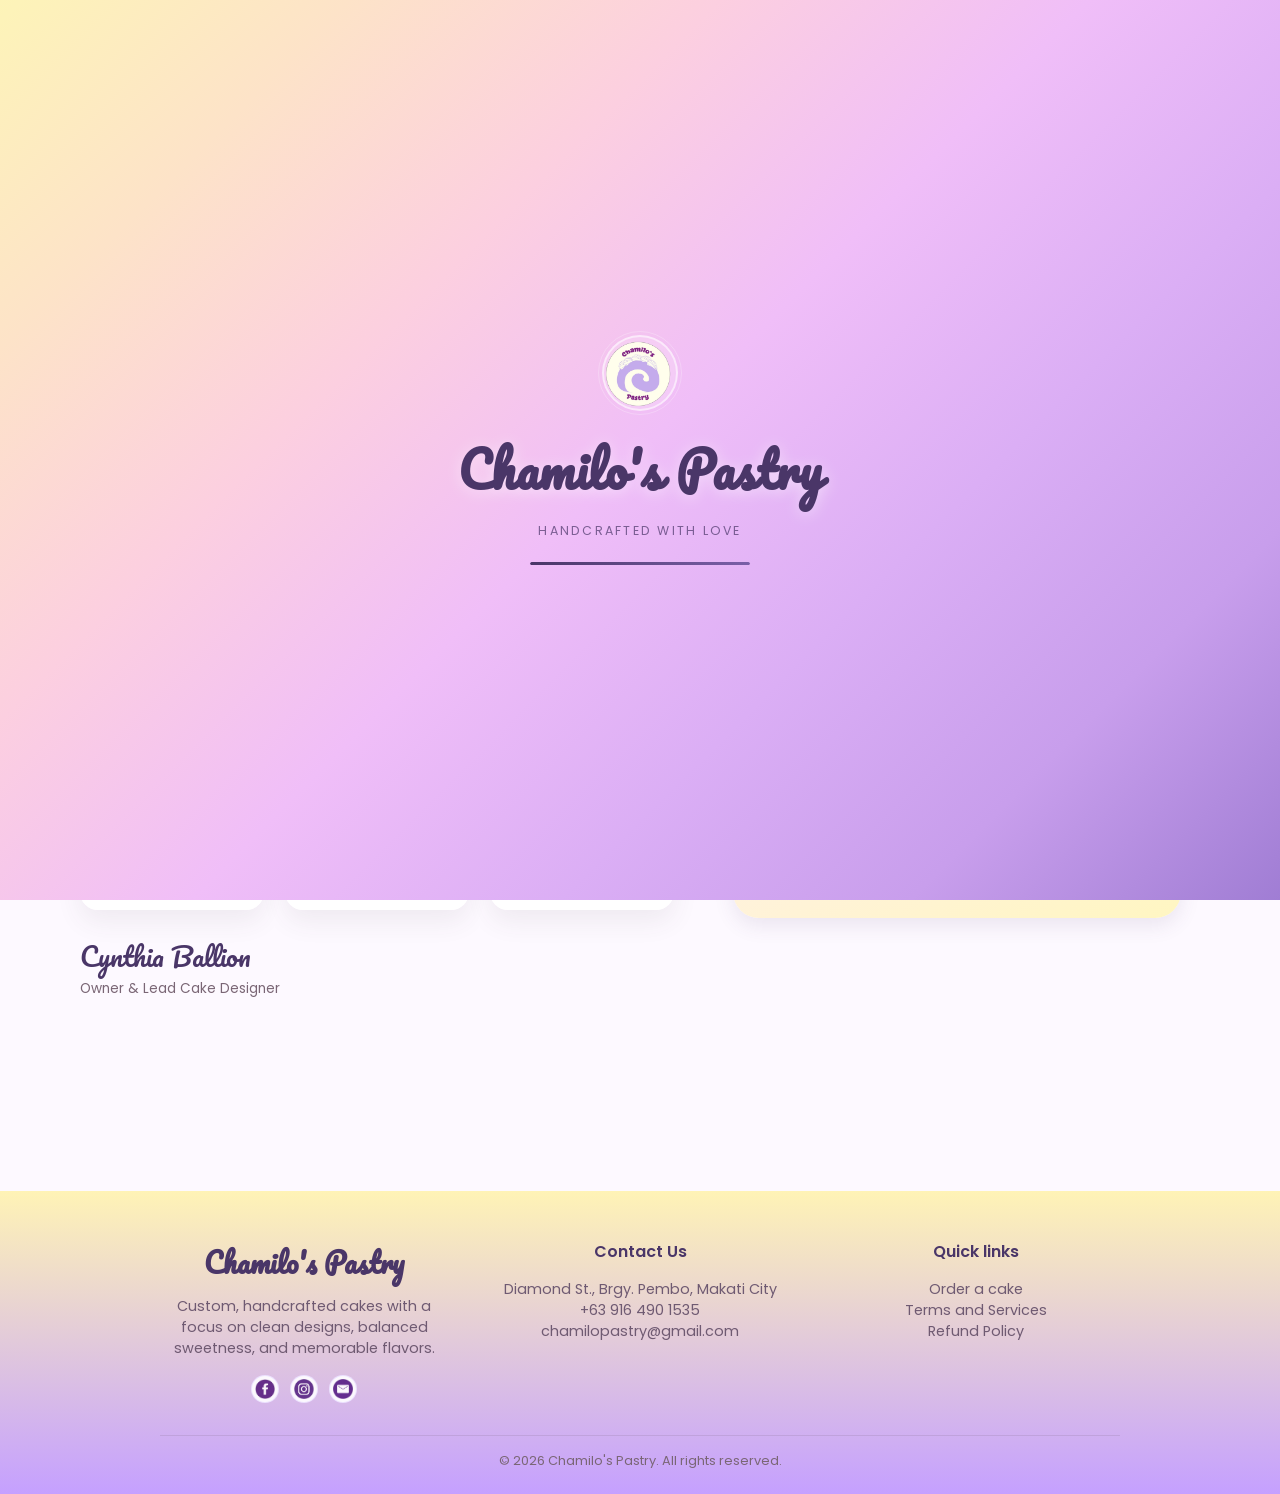
<file: html/about.html>
<!DOCTYPE html>
<html lang="en">
  <head>
    <meta charset="UTF-8" />
    <title>Chamilo's Pastry</title>
    <link rel="icon" type="image/png" href="/assets/logo.png">
    <meta name="viewport" content="width=device-width, initial-scale=1" />
    <!-- Fonts -->
    <link rel="preconnect" href="https://fonts.googleapis.com" />
    <link rel="preconnect" href="https://fonts.gstatic.com" crossorigin />
    <link
      href="https://fonts.googleapis.com/css2?family=Pacifico&family=Poppins:wght@300;400;500;600;700&display=swap"
      rel="stylesheet"
    />
    <!-- CSS -->
    <link rel="stylesheet" href="/css/style.css" />
    <link rel="stylesheet" href="/css/nav.css" />
    <link rel="stylesheet" href="/css/footer.css" />
    <link rel="stylesheet" href="/css/about.css" />
  </head>
  <body class="page-enter" data-page="about">

  <!-- ===================== PAGE LOADER ===================== -->
  <div id="pageLoader" class="page-loader">
    <div class="loader-content">
      <div class="loader-logo-ring"><img src="/assets/logo.png" class="loader-logo-img" alt="Chamilo's Pastry" /></div>
      <h1 class="loader-brand-title">Chamilo's Pastry</h1>
      <p class="loader-tagline">Handcrafted with love</p>
      <div class="loader-bar-track"><div class="loader-bar-fill"></div></div>
    </div>
  </div>

    <!-- Header -->
    <header class="site-header">
      <div class="container nav-bar">
        <a href="/html/index.html" class="brand">
          <div class="brand-logo">
            <img src="/assets/logo.png" alt="Chamilo's Pastry Logo" />
          </div>
          <span class="brand-name">Chamilo's Pastry</span>
        </a>

        <button class="nav-toggle" aria-label="Toggle navigation">☰</button>

        <nav>
          <ul class="nav-links">
            <li><a href="/html/index.html">Home</a></li>
            <li><a href="/html/menu.html">Menu</a></li>
            <li><a href="/html/about.html">About</a></li>
            <li><a href="/html/contact.html">Contact</a></li>
          </ul>
        </nav>

        <div class="nav-actions">
          <button class="nav-cart" type="button">
            <span class="nav-cart-icon"></span>
            <span class="cart-badge" id="cartCount">0</span>
          </button>
          <a href="/html/login.html" class="btn btn-ghost">Log in</a>
        </div>
      </div>
    </header>

    <main>
      <section class="section">
        <div class="container">
          <h1 class="section-title fade-in-up">
            Layers of story in every slice
          </h1>
          <p class="section-subtitle fade-in-up fade-in-delay-1">
            From a small home oven to a full-service cake studio, Chamilo's Pastry
            was baked from a love for celebrations, color, and just the right
            amount of sugar.
          </p>

          <div class="about-layout section fade-in-up fade-in-delay-2">
            <div class="about-story">
              <div class="pill">Founder story</div>
              <h2 style="margin-top: 1rem">
                It started with one birthday cake
              </h2>
              <p>
                What began as a way to make family birthdays extra special
                quickly turned into custom orders from friends, then
                friends-of-friends, and now hundreds of clients every year.
              </p>
              <p>
                Today, Chamilo's Pastry specializes in bespoke celebration cakes,
                minimalist buttercream designs, and modern dessert tables for
                weddings, birthdays, and corporate events.
              </p>
              <p>
                We believe cakes should taste as incredible as they look. Every
                sponge, filling, and frosting is made from scratch in small
                batches using premium ingredients.
              </p>

              <div class="about-grid">
                <div class="about-stat">
                  <strong>10+</strong>
                  <span>Orders per week</span>
                </div>
                <div class="about-stat">
                  <strong>4.9 ★</strong>
                  <span>Average client rating</span>
                </div>
                <div class="about-stat">
                  <strong>4 yrs</strong>
                  <span>of sweet celebrations</span>
                </div>
              </div>

              <div class="signature">
                <div class="signature-name">Cynthia Ballion</div>
                <div class="signature-role">Owner & Lead Cake Designer</div>
              </div>
            </div>

            <div class="about-image">
              <div class="about-badge">Crafted by hand • Baked with heart</div>
              <div class="about-photo">
                <div class="about-photo-inner">
                  <!-- owner image inside inner box -->
                  <img
                    src="/assets/owner.jpg"
                    alt="Owner of Chamilo's Pastry"
                    class="about-owner-img-full"
                  />
                  <!-- text/logo below the image -->
                  <div style="margin-top: 1rem">Chamilo's Pastry</div>
                </div>
              </div>
            </div>
          </div>
        </div>
      </section>
    </main>

    <!-- paa -->
    <footer class="site-footer">
    <div class="footer-inner">
      <div class="footer-brand">
        <h3>Chamilo's Pastry</h3>
         <p>
          Custom, handcrafted cakes with a focus on clean designs, balanced sweetness, 
          and memorable flavors.
         </p>
      <div class="footer-socials">
        <!-- Facebook -->
        <a
          href="https://www.facebook.com/profile.php?id=100089264954559"
          target="_blank"
          rel="noopener"
          aria-label="Visit our Facebook page"
        >
          <img src="/assets/fb.png" alt="Facebook icon" />
        </a>

        <!-- Instagram -->
        <a
          href="https://www.instagram.com/chamilos_pastrys/"
          target="_blank"
          rel="noopener"
          aria-label="Visit our Instagram page"
        >
          <img src="/assets/insta.png" alt="Instagram icon" />
        </a>

        <!-- Email (Gmail) -->
        <a href="mailto:Chamilopastry@gmail.com" aria-label="Email us">
          <img src="/assets/email.png" alt="Email icon" />
        </a>
      </div>
    </div>

    <div>
      <div class="footer-column-title">Contact Us</div>
      <ul class="footer-links">
        <li>Diamond St., Brgy. Pembo, Makati City</li>
        <li>+63 916 490 1535</li>
        <li>chamilopastry@gmail.com</li>
      </ul>
    </div>

    <div>
      <div class="footer-column-title">Quick links</div>
      <ul class="footer-links">
        <li><a href="/html/menu.html">Order a cake</a></li>
        <li><a href="/html/contact.html">Terms and Services</a></li>
        <li><a href="/html/login.html">Refund Policy</a></li>
      </ul>
    </div>
  </div>

  <div class="footer-bottom">
    © <span id="year"></span> Chamilo's Pastry. All rights reserved.
  </div>
</footer>

    <script src="/js/script.js"></script>
    <link rel="stylesheet" href="/css/chatbot.css" />
    <script src="/js/chatbot.js"></script>
  </body>
</html>
</file>
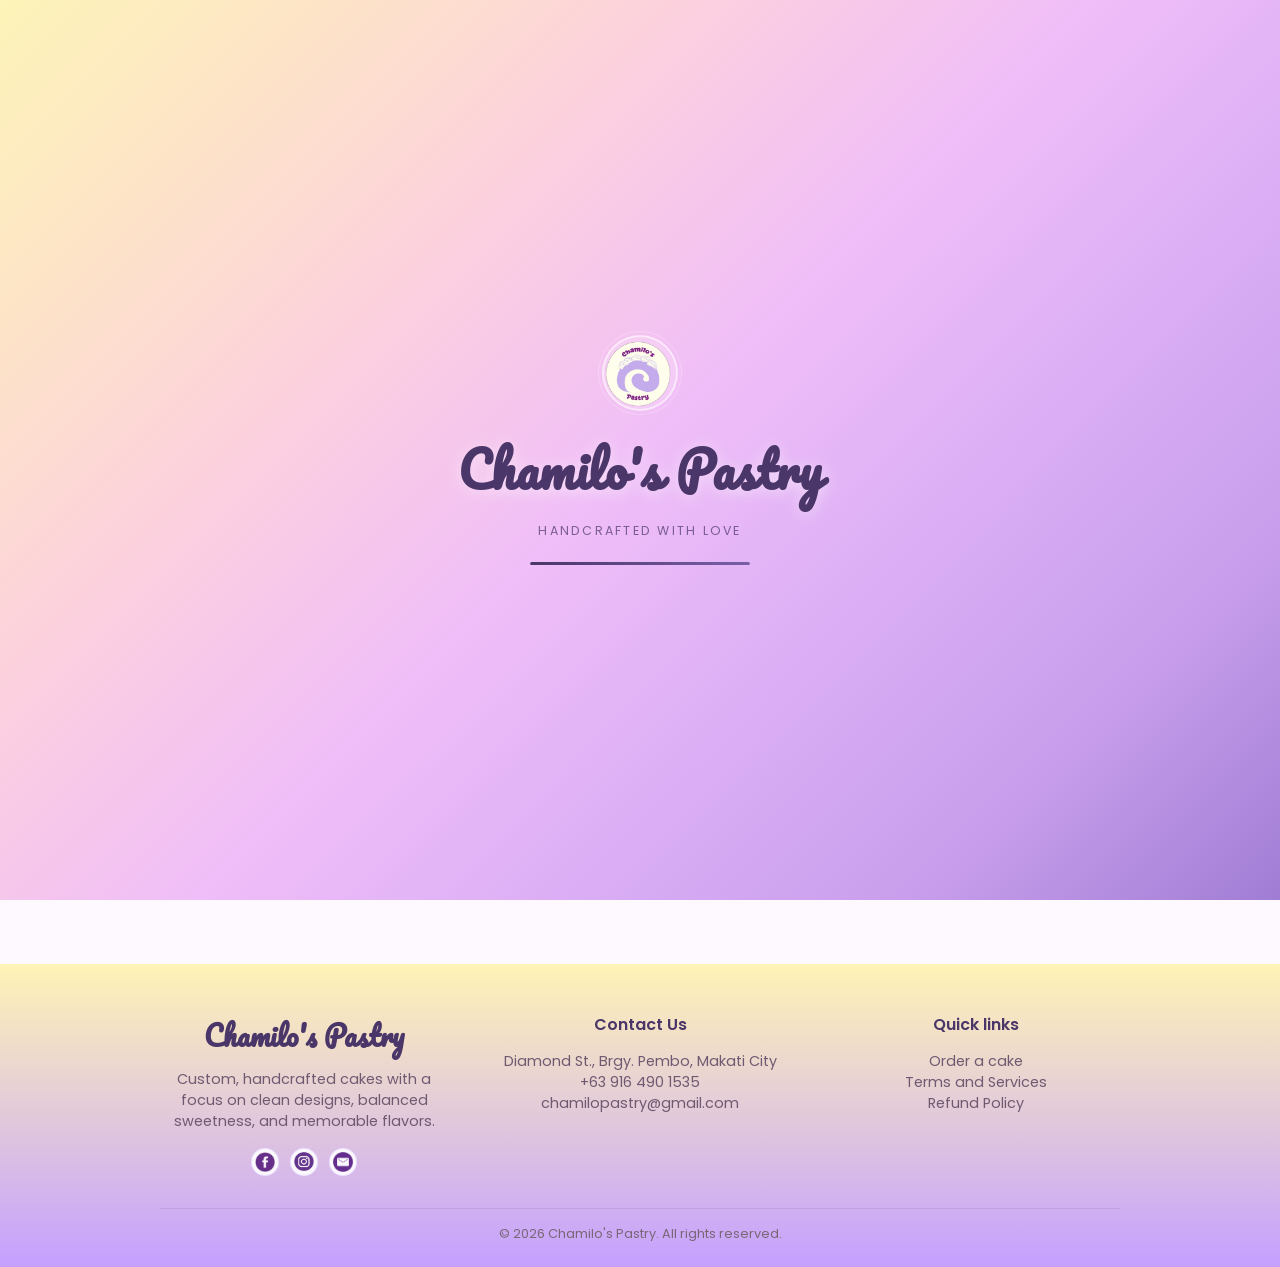
<file: html/admin.html>
<!DOCTYPE html>
<html lang="en">
<head>
  <meta charset="UTF-8" />
  <title>Admin Dashboard Chamilo's Pastry</title>
  <link rel="icon" type="image/png" href="/assets/logo.png">
  <meta name="viewport" content="width=device-width, initial-scale=1" />
  <link rel="preconnect" href="https://fonts.googleapis.com" />
  <link rel="preconnect" href="https://fonts.gstatic.com" crossorigin />
  <link href="https://fonts.googleapis.com/css2?family=Pacifico&family=Poppins:wght@300;400;500;600;700&display=swap" rel="stylesheet" />
  <link rel="stylesheet" href="/css/style.css" />
  <link rel="stylesheet" href="/css/admin.css" />
</head>
<body>

  <!-- ── Sidebar ── -->
  <aside class="admin-sidebar">
    <div class="admin-sidebar-brand">
      <img src="/assets/logo.png" alt="Logo" />
      <span>Chamilo's<br>Admin</span>
    </div>

    <nav class="admin-nav">
      <button class="admin-nav-link active" data-section="dashboard">Dashboard</button>
      <button class="admin-nav-link" data-section="orders">Orders</button>
      <button class="admin-nav-link" data-section="products" data-min-role="manager">Products</button>
      <button class="admin-nav-link" data-section="customers" data-min-role="manager">Customers</button>
      <button class="admin-nav-link" data-section="analytics" data-min-role="manager">Analytics</button>
      <button class="admin-nav-link" data-section="feedbacks" data-min-role="staff">Feedbacks</button>
      <button class="admin-nav-link" data-section="content" data-min-role="admin">Content</button>
      <button class="admin-nav-link" data-section="staff" data-min-role="admin">Staff</button>
    </nav>

    <div class="admin-sidebar-footer">
      <div class="admin-role-badge" id="sidebarRole">Admin</div>
      <a href="/html/index.html" class="admin-view-site-btn" target="_blank">↗ View Website</a>
      <button class="admin-logout" id="adminLogout">Log out</button>
    </div>
  </aside>

  <!-- ── Main ── -->
  <div class="admin-main">

    <header class="admin-header">
      <h1 class="admin-header-title" id="sectionTitle">Dashboard</h1>
      <div class="admin-header-right">
        <button class="admin-account-btn" id="adminAccountBtn" title="Account Details">
          <span id="headerUser">admin@chamilos.com</span>
        </button>
      </div>
    </header>

    <div class="admin-content">

      <!-- ── Dashboard ── -->
      <div id="section-dashboard" class="admin-section">
        <div class="admin-stats-grid">
          <div class="admin-stat-card">
            <div class="admin-stat-value" id="statTotalOrders">0</div>
            <div class="admin-stat-label">Total Orders</div>
          </div>
          <div class="admin-stat-card">
            <div class="admin-stat-value" id="statRevenue">₱0</div>
            <div class="admin-stat-label">Total Revenue</div>
          </div>
          <div class="admin-stat-card">
            <div class="admin-stat-value" id="statPending">0</div>
            <div class="admin-stat-label">Pending</div>
          </div>
          <div class="admin-stat-card">
            <div class="admin-stat-value" id="statCompleted">0</div>
            <div class="admin-stat-label">Delivered</div>
          </div>
        </div>
        <div class="admin-panel">
          <div class="admin-panel-header">Recent Orders</div>
          <div id="recentOrdersList"></div>
        </div>
      </div>

      <!-- ── Orders ── -->
      <div id="section-orders" class="admin-section" style="display:none">
        <div class="admin-filter-bar" id="orderFilterBar">
          <button class="admin-filter-btn active" data-filter="pending">Pending</button>
          <button class="admin-filter-btn" data-filter="processing">Processing</button>
          <button class="admin-filter-btn" data-filter="ready-for-pickup">Ready for Pickup</button>
          <button class="admin-filter-btn" data-filter="delivered">Delivered</button>
        </div>
        <div id="ordersContainer"></div>
      </div>

      <!-- ── Products ── -->
      <div id="section-products" class="admin-section" style="display:none">
        <div class="admin-toolbar">
          <div class="admin-tab-bar" id="productTabBar">
            <button class="admin-tab active" data-tab="featured">Index — Featured Cakes</button>
            <button class="admin-tab" data-tab="signature">Menu — Signature Carousel</button>
            <button class="admin-tab" data-tab="fullmenu">Menu — Full Menu</button>
          </div>
          <button class="admin-btn-primary" id="addProductBtn">+ Add Product</button>
        </div>
        <div id="productsContainer"></div>
      </div>

      <!-- ── Customers ── -->
      <div id="section-customers" class="admin-section" style="display:none">
        <div class="admin-panel">
          <div class="admin-panel-header">Customer Database — loyalty points: ₱100 spent = 1 pt</div>
          <div id="customersContainer"></div>
        </div>
      </div>

      <!-- ── Analytics ── -->
      <div id="section-analytics" class="admin-section" style="display:none">
        <div class="admin-tab-bar" id="analyticsTabBar">
          <button class="admin-tab active" data-tab="today">Today</button>
          <button class="admin-tab" data-tab="week">This Week</button>
          <button class="admin-tab" data-tab="month">This Month</button>
          <button class="admin-tab" data-tab="alltime">All Time</button>
        </div>
        <div class="admin-stats-grid" id="analyticsStats"></div>
        <div class="admin-panel">
          <div class="admin-panel-header">Popular Products</div>
          <div id="popularProducts" class="panel-body"></div>
        </div>
        <div class="admin-panel">
          <div class="admin-panel-header">Revenue by Day</div>
          <div id="revenueChart" class="panel-body chart-wrap"></div>
        </div>
      </div>

      <!-- ── Feedbacks ── -->
      <div id="section-feedbacks" class="admin-section" style="display:none">
        <div id="feedbacksContainer"></div>
      </div>

      <!-- ── Content ── -->
      <div id="section-content" class="admin-section" style="display:none">
        <div class="admin-tab-bar" id="contentTabBar">
          <button class="admin-tab active" data-tab="about">About Page</button>
          <button class="admin-tab" data-tab="contact">Contact Page</button>
        </div>
        <div id="contentContainer"></div>
      </div>

      <!-- ── Staff ── -->
      <div id="section-staff" class="admin-section" style="display:none">
        <div class="admin-toolbar">
          <h2 class="section-subtitle">Staff Members</h2>
          <button class="admin-btn-primary" id="addStaffBtn">+ Add Staff</button>
        </div>
        <div class="admin-panel">
          <div id="staffContainer"></div>
        </div>
      </div>

    </div><!-- /admin-content -->
  </div><!-- /admin-main -->

  <!-- ── Product Modal ── -->
  <div id="productModal" class="modal-overlay" style="display:none">
    <div class="modal-card">
      <div class="modal-header">
        <span id="productModalTitle">Add Product</span>
        <button class="modal-close" id="closeProductModal">✕</button>
      </div>
      <div class="modal-body">
        <input type="hidden" id="editProductId" value="" />
        <div class="form-group">
          <label>Category</label>
          <select id="productCategory" class="form-control">
            <option value="featured">Index — Featured Cakes</option>
            <option value="signature">Menu — Signature Carousel</option>
            <option value="fullmenu">Menu — Full Menu</option>
          </select>
        </div>
        <div class="form-group">
          <label>Product Name</label>
          <input type="text" id="productName" class="form-control" placeholder="e.g. Strawberry Dream Cake" />
        </div>
        <div class="form-group">
          <label>Price (₱)</label>
          <input type="number" id="productPrice" class="form-control" placeholder="e.g. 1500" min="0" />
        </div>
        <div class="form-group">
          <label>Tag <small>(optional, e.g. Best Seller)</small></label>
          <input type="text" id="productTag" class="form-control" placeholder="e.g. Best Seller" />
        </div>
        <div class="form-group">
          <label>Image</label>
          <div class="img-upload-wrap" id="imgUploadWrap">
            <img id="productImgPreview" src="" alt="" class="img-preview" style="display:none" />
            <div class="img-upload-placeholder" id="imgUploadPlaceholder">
              <span>Click to upload image</span>
            </div>
            <input type="file" id="productImgFile" accept="image/*" class="img-upload-input" />
          </div>
          <input type="hidden" id="productImgData" value="" />
        </div>
        <p id="productModalError" class="form-error" style="display:none"></p>
      </div>
      <div class="modal-footer">
        <button class="admin-btn-secondary" id="cancelProductBtn">Cancel</button>
        <button class="admin-btn-primary" id="saveProductBtn">Save Product</button>
      </div>
    </div>
  </div>

  <!-- ── Staff Modal ── -->
  <div id="staffModal" class="modal-overlay" style="display:none">
    <div class="modal-card">
      <div class="modal-header">
        <span>Add Staff Member</span>
        <button class="modal-close" id="closeStaffModal">✕</button>
      </div>
      <div class="modal-body">
        <div class="form-group">
          <label>Full Name</label>
          <input type="text" id="staffName" class="form-control" placeholder="e.g. Maria Santos" />
        </div>
        <div class="form-group">
          <label>Email</label>
          <input type="email" id="staffEmail" class="form-control" placeholder="e.g. maria@chamilos.com" />
        </div>
        <div class="form-group">
          <label>Password</label>
          <input type="password" id="staffPassword" class="form-control" placeholder="Set a login password" />
        </div>
        <div class="form-group">
          <label>Title <small>(optional, e.g. Head Baker)</small></label>
          <input type="text" id="staffTitle" class="form-control" placeholder="e.g. Head Baker, Order Manager" />
        </div>
        <div class="form-group">
          <label>Role</label>
          <select id="staffRole" class="form-control">
            <option value="staff">Staff — Orders only</option>
            <option value="manager">Manager — Orders, Products, Customers, Analytics</option>
            <option value="admin">Admin — Full access</option>
          </select>
        </div>
        <p id="staffModalError" class="form-error" style="display:none"></p>
      </div>
      <div class="modal-footer">
        <button class="admin-btn-secondary" id="cancelStaffBtn">Cancel</button>
        <button class="admin-btn-primary" id="saveStaffBtn">Add Member</button>
      </div>
    </div>
  </div>

  <script src="/js/admin.js"></script>
</body>
</html>
</file>
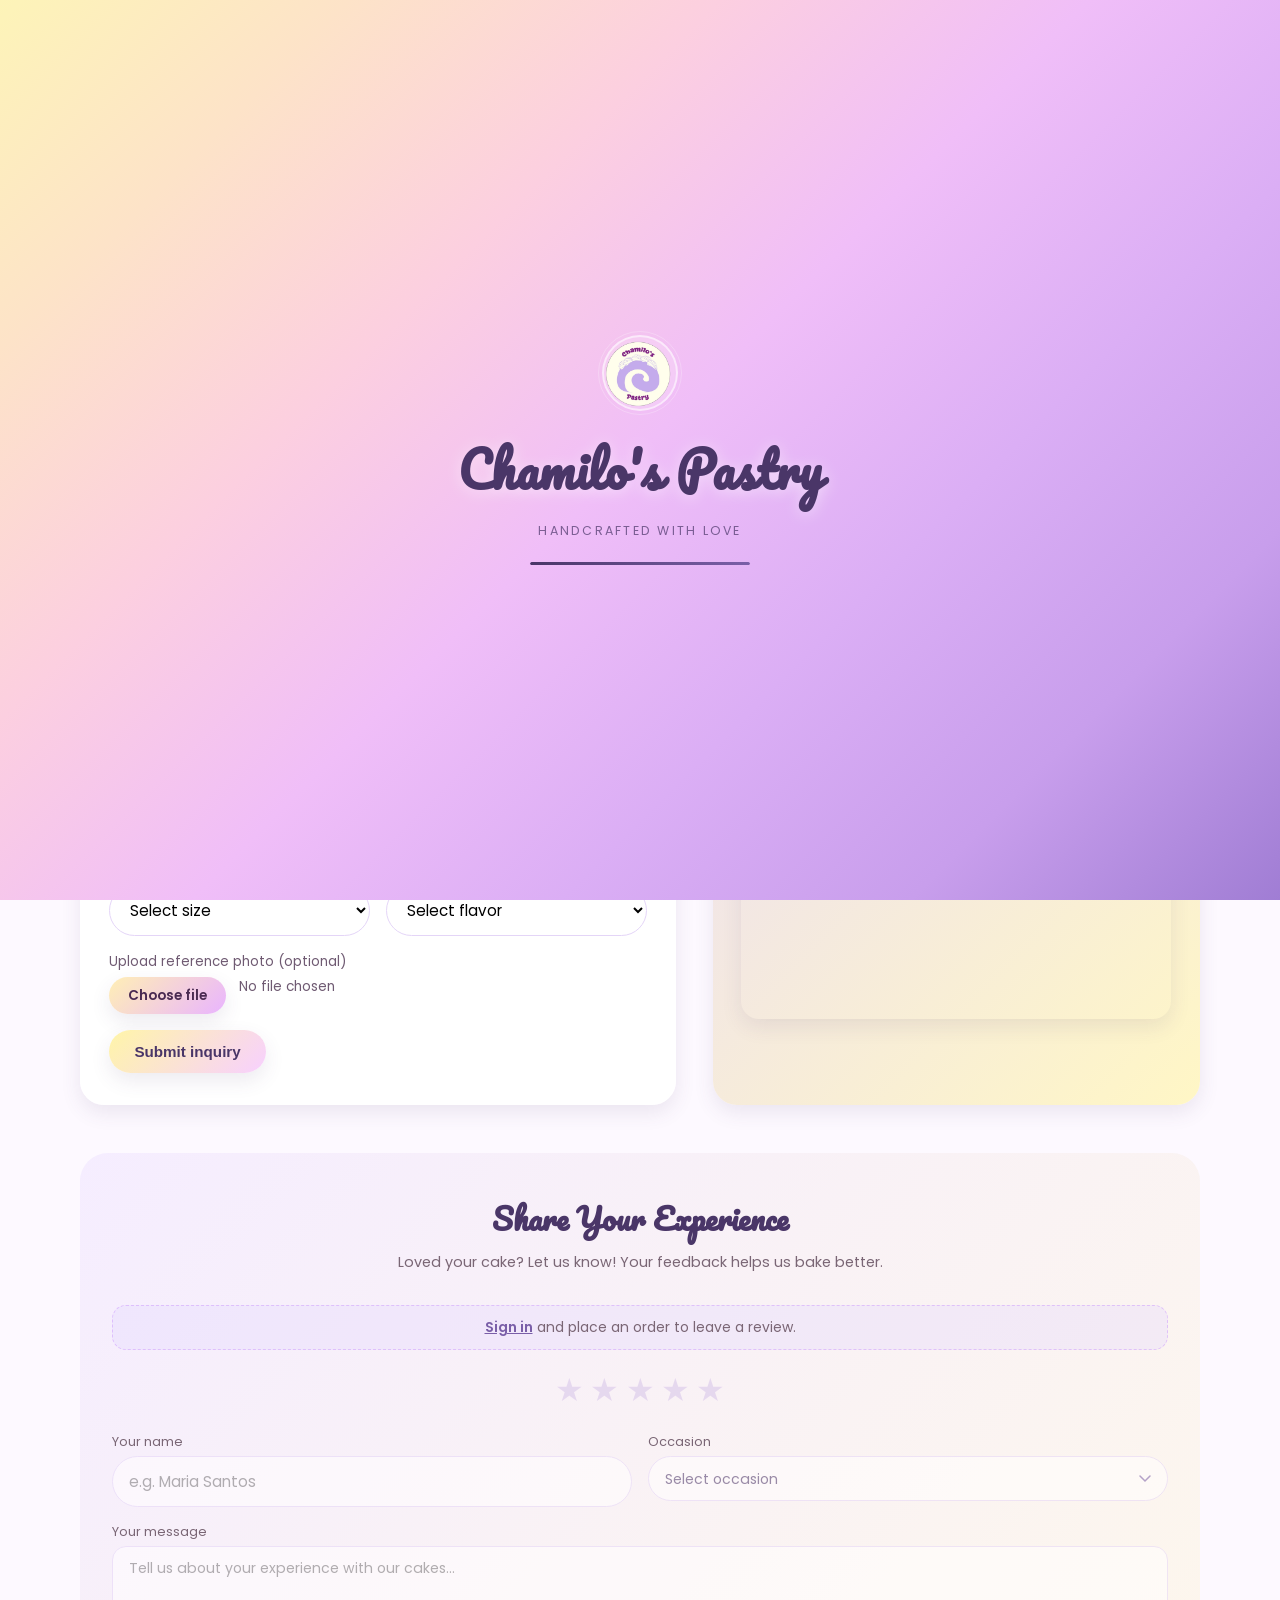
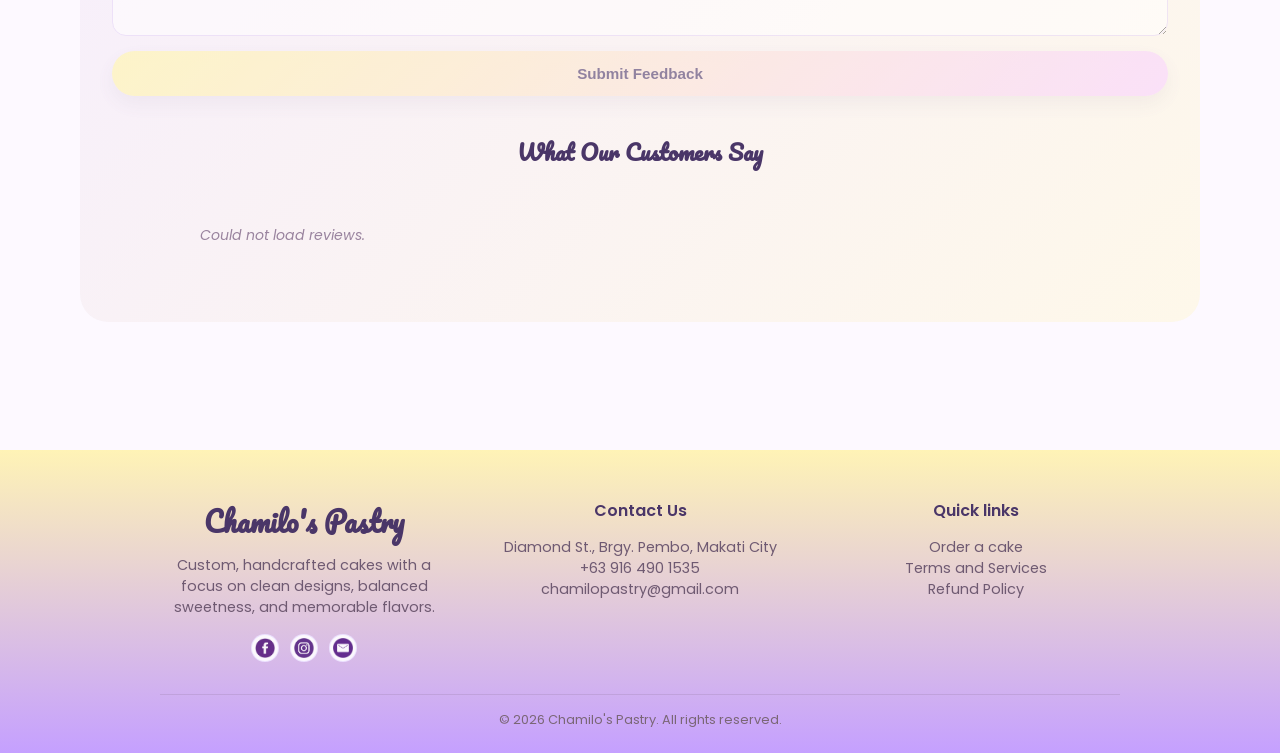
<file: html/contact.html>
<!DOCTYPE html>
<html lang="en">
  <head>
    <meta charset="UTF-8" />
    <title>Chamilo's Pastry</title>
    <link rel="icon" type="image/png" href="/assets/logo.png">
    <meta name="viewport" content="width=device-width, initial-scale=1" />
    <!-- Fonts -->
    <link rel="preconnect" href="https://fonts.googleapis.com" />
    <link rel="preconnect" href="https://fonts.gstatic.com" crossorigin />
    <link
      href="https://fonts.googleapis.com/css2?family=Pacifico&family=Poppins:wght@300;400;500;600;700&display=swap"
      rel="stylesheet"
    />
    <!-- CSS -->
    <link rel="stylesheet" href="/css/style.css" />
    <link rel="stylesheet" href="/css/nav.css" />
    <link rel="stylesheet" href="/css/footer.css" />
    <link rel="stylesheet" href="/css/contact.css" />
  </head>
  <body class="page-enter" data-page="contact">

  <!-- ===================== PAGE LOADER ===================== -->
  <div id="pageLoader" class="page-loader">
    <div class="loader-content">
      <div class="loader-logo-ring"><img src="/assets/logo.png" class="loader-logo-img" alt="Chamilo's Pastry" /></div>
      <h1 class="loader-brand-title">Chamilo's Pastry</h1>
      <p class="loader-tagline">Handcrafted with love</p>
      <div class="loader-bar-track"><div class="loader-bar-fill"></div></div>
    </div>
  </div>

    <!-- Header -->
    <header class="site-header">
      <div class="container nav-bar">
        <a href="/html/index.html" class="brand">
          <div class="brand-logo">
            <img src="/assets/logo.png" alt="Chamilo's Pastry Logo" />
          </div>
          <span class="brand-name">Chamilo's Pastry</span>
        </a>

        <button class="nav-toggle" aria-label="Toggle navigation">☰</button>

        <nav>
          <ul class="nav-links">
            <li><a href="/html/index.html">Home</a></li>
            <li><a href="/html/menu.html">Menu</a></li>
            <li><a href="/html/about.html">About</a></li>
            <li><a href="/html/contact.html">Contact</a></li>
          </ul>
        </nav>

        <div class="nav-actions">
          <button class="nav-cart" type="button">
            <span class="nav-cart-icon"></span>
            <span class="cart-badge" id="cartCount">0</span>
          </button>
          <a href="/html/login.html" class="btn btn-ghost">Log in</a>
        </div>
      </div>
    </header>

    <main>
      <section class="section">
        <div class="container">
          <h1 class="section-title fade-in-up">
            Let's plan your next celebration
          </h1>
          <p class="section-subtitle fade-in-up fade-in-delay-1">
            Share your event details, theme, and budget, and we’ll get back to
            you with cake recommendations and a quote.
          </p>

          <div class="contact-layout fade-in-up fade-in-delay-2">
            <div class="contact-card">
              <h3>Send us a message</h3>
              <p>Tell us about your event and the cake you have in mind.</p>

              <form id="contactForm">
                <div class="contact-form-row">
                  <div class="contact-field">
                    <label class="contact-label" for="contactName">Name</label>
                    <input type="text" id="contactName" required />
                  </div>
                  <div class="contact-field">
                    <label class="contact-label" for="contactEmail"
                      >Email</label
                    >
                    <input type="email" id="contactEmail" required />
                  </div>
                </div>

                <div class="contact-field">
                  <label class="contact-label" for="contactDate"
                    >Event date</label
                  >
                  <input type="date" id="contactDate" />
                </div>

                <div class="contact-field">
                  <label class="contact-label" for="contactDetails"
                    >Tell us about your cake (flavors, theme, guests)</label
                  >
                  <textarea id="contactDetails" required></textarea>
                </div>

                <!-- size + flavor selects -->
                <div class="contact-extra-grid">
                  <div class="contact-field">
                    <label class="contact-label" for="cakeSize"
                      >Preferred cake size</label
                    >
                    <select id="cakeSize">
                      <option value="">Select size</option>
                      <option value="6">6&quot; round</option>
                      <option value="8">8&quot; round</option>
                      <option value="9">9&quot; round</option>
                      <option value="10">10&quot; round</option>
                      <option value="sheet">Sheet cake</option>
                    </select>
                  </div>

                  <div class="contact-field">
                    <label class="contact-label" for="cakeFlavor"
                      >Preferred flavor</label
                    >
                    <select id="cakeFlavor">
                      <option value="">Select flavor</option>
                      <option value="chocolate">Chocolate</option>
                      <option value="vanilla">Vanilla</option>
                      <option value="red-velvet">Red Velvet</option>
                      <option value="ube">Ube Macapuno</option>
                      <option value="mocha">Mocha</option>
                      <option value="Custom">
                        Custom (Please provide in the details)
                      </option>
                    </select>
                  </div>
                </div>

                <!-- Upload reference photo (styled) -->
                <div class="contact-field">
                  <label class="contact-label" for="cakePhoto"
                    >Upload reference photo (optional)</label
                  >
                  <div class="file-upload-wrapper">
                    <label for="cakePhoto" class="file-upload-btn">
                      Choose file
                    </label>
                    <span id="fileName" class="file-upload-name">
                      No file chosen
                    </span>
                    <input
                      type="file"
                      id="cakePhoto"
                      accept="image/*"
                      class="file-upload-input"
                    />
                  </div>
                </div>

                <button class="btn btn-primary" type="submit">
                  Submit inquiry
                </button>
              </form>
            </div>

            <div class="contact-info-card">
              <div class="pill">Studio details</div>
              <h3 style="margin-top: 0.9rem">Visit or reach out</h3>
              <ul class="contact-list">
                <li>
                  <div class="contact-icon">Loc.</div>
                  <div>
                    Diamond St., Brgy. Pembo, Makati City
                  </div>
                </li>
                <li>
                  <div class="contact-icon">Tel.</div>
                  <div>
                    +63 916 490 1535<br />Call or message via Viber / WhatsApp
                  </div>
                </li>
                <li>
                  <div class="contact-icon">Mail</div>
                  <div>Chamilopastry@gmail.com</div>
                </li>
              </ul>

              <div class="contact-hours">
                <strong>Studio hours</strong><br />
                Tuesday – Sunday: 10:00 AM – 10:00 PM<br />
                Closed on Mondays for recipe testing and rest.
              </div>

              <!-- Google Maps embed -->
              <div class="contact-map">
                <iframe
                  src="https://maps.google.com/maps?q=G3V4%2BR6M,+Diamond+St,+Taguig,+Metro+Manila&output=embed"
                  allowfullscreen=""
                  loading="lazy"
                  referrerpolicy="no-referrer-when-downgrade"
                >
                </iframe>
              </div>
            </div>
          </div>

          <!-- ====== CUSTOMER FEEDBACK ====== -->
          <div class="feedback-section fade-in-up fade-in-delay-3">
            <h2 class="feedback-section-title">Share Your Experience</h2>
            <p class="feedback-section-sub">Loved your cake? Let us know! Your feedback helps us bake better.</p>

            <form id="feedbackForm">
              <!-- Star rating -->
              <div class="feedback-stars" id="feedbackStars">
                <span class="feedback-star" data-star="1">★</span>
                <span class="feedback-star" data-star="2">★</span>
                <span class="feedback-star" data-star="3">★</span>
                <span class="feedback-star" data-star="4">★</span>
                <span class="feedback-star" data-star="5">★</span>
              </div>
              <input type="hidden" id="feedbackRating" value="0" />

              <div class="feedback-form-grid">
                <div class="feedback-field">
                  <label for="feedbackName">Your name</label>
                  <input type="text" id="feedbackName" placeholder="e.g. Maria Santos" required />
                </div>
                <div class="feedback-field">
                  <label for="feedbackOccasion">Occasion</label>
                  <select id="feedbackOccasion">
                    <option value="">Select occasion</option>
                    <option value="Birthday">Birthday</option>
                    <option value="Wedding">Wedding</option>
                    <option value="Anniversary">Anniversary</option>
                    <option value="Graduation">Graduation</option>
                    <option value="Baby Shower">Baby Shower</option>
                    <option value="Christening">Christening</option>
                    <option value="Valentine's Day">Valentine's Day</option>
                    <option value="Christmas">Christmas</option>
                    <option value="New Year">New Year</option>
                    <option value="Just Because">Just Because</option>
                    <option value="Other">Other</option>
                  </select>
                </div>
              </div>

              <div class="feedback-field">
                <label for="feedbackComment">Your message</label>
                <textarea id="feedbackComment" placeholder="Tell us about your experience with our cakes..." required></textarea>
              </div>

              <button type="submit" class="feedback-submit-btn">Submit Feedback</button>
            </form>

            <!-- Reviews list -->
            <h3 class="feedback-reviews-title">What Our Customers Say</h3>
            <div class="feedback-reviews-grid" id="feedbackReviewsGrid"></div>
          </div>
        </div>
      </section>
    </main>

    <!-- Footer -->
    <footer class="site-footer">
    <div class="footer-inner">
      <div class="footer-brand">
        <h3>Chamilo's Pastry</h3>
         <p>
          Custom, handcrafted cakes with a focus on clean designs, balanced sweetness, 
          and memorable flavors.
         </p>
      <div class="footer-socials">
        <!-- Facebook -->
        <a
          href="https://www.facebook.com/profile.php?id=100089264954559"
          target="_blank"
          rel="noopener"
          aria-label="Visit our Facebook page"
        >
          <img src="/assets/fb.png" alt="Facebook icon" />
        </a>

        <!-- Instagram -->
        <a
          href="https://www.instagram.com/chamilos_pastrys/"
          target="_blank"
          rel="noopener"
          aria-label="Visit our Instagram page"
        >
          <img src="/assets/insta.png" alt="Instagram icon" />
        </a>

        <!-- Email (Gmail) -->
        <a href="mailto:Chamilopastry@gmail.com" aria-label="Email us">
          <img src="/assets/email.png" alt="Email icon" />
        </a>
      </div>
    </div>

    <div>
      <div class="footer-column-title">Contact Us</div>
      <ul class="footer-links">
        <li>Diamond St., Brgy. Pembo, Makati City</li>
        <li>+63 916 490 1535</li>
        <li>chamilopastry@gmail.com</li>
      </ul>
    </div>

    <div>
      <div class="footer-column-title">Quick links</div>
      <ul class="footer-links">
        <li><a href="/html/menu.html">Order a cake</a></li>
        <li><a href="/html/contact.html">Terms and Services</a></li>
        <li><a href="/html/login.html">Refund Policy</a></li>
      </ul>
    </div>
  </div>

  <div class="footer-bottom">
    © <span id="year"></span> Chamilo's Pastry. All rights reserved.
  </div>
</footer>

    <script src="/js/script.js"></script>
    <link rel="stylesheet" href="/css/chatbot.css" />
    <script src="/js/chatbot.js"></script>
  </body>
</html>
</file>
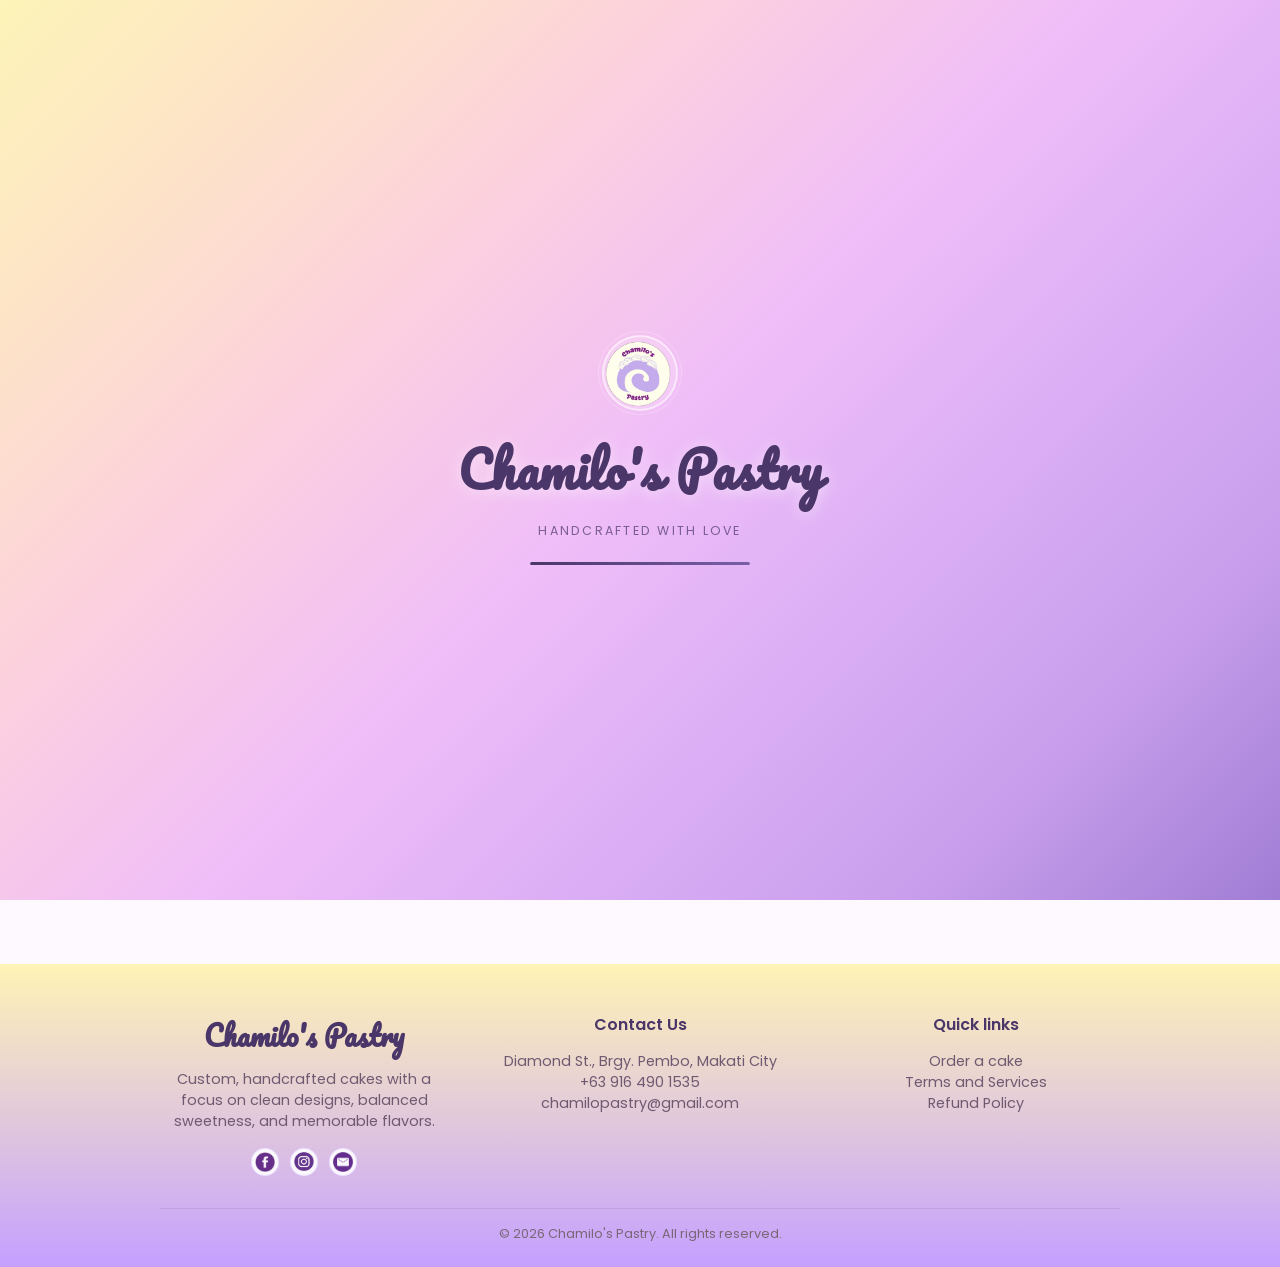
<file: html/login.html>
<!DOCTYPE html>
<html lang="en">
<head>
  <meta charset="UTF-8" />
  <title>Chamilo's Pastry</title>
  <link rel="icon" type="image/png" href="/assets/logo.png">
  <meta name="viewport" content="width=device-width, initial-scale=1" />

  <!-- Fonts -->
  <link rel="preconnect" href="https://fonts.googleapis.com" />
  <link rel="preconnect" href="https://fonts.gstatic.com" crossorigin />
  <link href="https://fonts.googleapis.com/css2?family=Pacifico&family=Poppins:wght@300;400;500;600;700&display=swap" rel="stylesheet" />

  <link rel="stylesheet" href="../css/style.css" />
  <link rel="stylesheet" href="../css/footer.css" />
  <link rel="stylesheet" href="../css/login.css" />
</head>

<body class="page-enter" data-page="login">

 <!-- ===================== PAGE LOADER ===================== -->
  <div id="pageLoader" class="page-loader">
    <div class="loader-content">
      <div class="loader-logo-ring"><img src="../assets/logo.png" class="loader-logo-img" alt="Chamilo's Pastry" /></div>
      <h1 class="loader-brand-title">Chamilo's Pastry</h1>
      <p class="loader-tagline">Handcrafted with love</p>
      <div class="loader-bar-track"><div class="loader-bar-fill"></div></div>
    </div>
  </div>

  <!-- Back to website -->
  <a href="../html/index.html" class="login-back-link">← Back to website</a>

  <!-- LOGIN -->
  <main class="login-page-wrapper">
    <div class="login-split-card" id="loginSplitCard">

      <!-- LEFT PANEL -->
      <div class="login-panel-form">
        <div class="login-heading">
          <h2 id="formHeading">Sign In</h2>
          <p id="formSubHeading">Welcome! Please login</p>
        </div>

        <form id="authForm" class="login-form-inner">
          <input type="hidden" id="authMode" value="login" />

          <!-- FULL NAME (SIGN UP ONLY) -->
          <input type="text" id="authName" placeholder="Full Name" class="hidden" />

          <!-- EMAIL + PASSWORD -->
          <input type="email" id="authEmail" placeholder="Email" required />
          <input type="password" id="authPassword" placeholder="Password" required />

          <!-- FORGOT -->
          <a class="login-forgot">Forgot password?</a>

          <!-- TERMS (SIGN UP ONLY) -->
          <div class="terms-row hidden" id="termsRow">
            <input type="checkbox" id="termsCheck" />
            <label for="termsCheck">
              I agree to the <a href="#">Terms & Conditions</a>
            </label>
          </div>

          <!-- SUBMIT -->
          <button class="login-submit-btn" type="submit" id="authSubmitBtn">
            SIGN IN
          </button>

          <!-- SOCIAL LOGIN -->
          <div class="social-divider">
            <span>or continue with</span>
          </div>

          <div class="social-login">
            <button type="button" class="social-btn google">
              <img src="../assets/google.png" alt="Google" />
              Google
            </button>

            <button type="button" class="social-btn facebook">
              <img src="../assets/facebook.png" alt="Facebook" />
              Facebook
            </button>
          </div>
        </form>
      </div>

      <!-- RIGHT PANEL -->
      <div class="login-panel-color">
        <!-- Animated floating circles -->
        <span class="login-circle login-circle-1"></span>
        <span class="login-circle login-circle-2"></span>
        <span class="login-circle login-circle-3"></span>
        <span class="login-circle login-circle-4"></span>
        <span class="login-circle login-circle-5"></span>
        <span class="login-circle login-circle-6"></span>

        <div class="login-mascot">
          <img src="../assets/mascot.jpg" alt="Bakery Girl" />
        </div>

        <h2 id="colorPanelHeading">Hello, Friend!</h2>

        <p id="colorPanelText">
          Don't have an account?<br />
          Sign up and start your sweet journey
        </p>

        <button class="btn-panel" id="switchPanelBtn">
          SIGN UP
        </button>
      </div>

    </div>
  </main>

  <!-- FOOTER -->
  <footer class="site-footer">
    <div class="footer-inner">
      <div class="footer-brand">
        <h3>Chamilo's Pastry</h3>
        <p>
          Custom, handcrafted cakes with a focus on clean designs,
          balanced sweetness, and memorable flavors.
        </p>
        <div class="footer-socials">
          <a href="https://www.facebook.com/profile.php?id=100089264954559" target="_blank" rel="noopener" aria-label="Visit our Facebook page">
            <img src="../assets/fb.png" alt="Facebook icon" />
          </a>
          <a href="https://www.instagram.com/chamilos_pastrys/" target="_blank" rel="noopener" aria-label="Visit our Instagram page">
            <img src="../assets/insta.png" alt="Instagram icon" />
          </a>
          <a href="mailto:Chamilopastry@gmail.com" aria-label="Email us">
            <img src="../assets/email.png" alt="Email icon" />
          </a>
        </div>
      </div>

      <div>
        <div class="footer-column-title">Contact Us</div>
        <ul class="footer-links">
          <li>Diamond St., Brgy. Pembo, Makati City</li>
          <li>+63 916 490 1535</li>
          <li>chamilopastry@gmail.com</li>
        </ul>
      </div>

      <div>
        <div class="footer-column-title">Quick links</div>
        <ul class="footer-links">
          <li><a href="../html/menu.html">Order a cake</a></li>
          <li><a href="../html/contact.html">Terms and Services</a></li>
          <li><a href="../html/login.html">Refund Policy</a></li>
        </ul>
      </div>
    </div>

    <div class="footer-bottom">
      © <span id="year"></span> Chamilo's Pastry. All rights reserved.
    </div>
  </footer>

  <script src="https://accounts.google.com/gsi/client" async defer></script>
  <script async defer crossorigin="anonymous" src="https://connect.facebook.net/en_US/sdk.js"></script>
  <script src="../js/script.js"></script>  

</body>
</html>
</file>
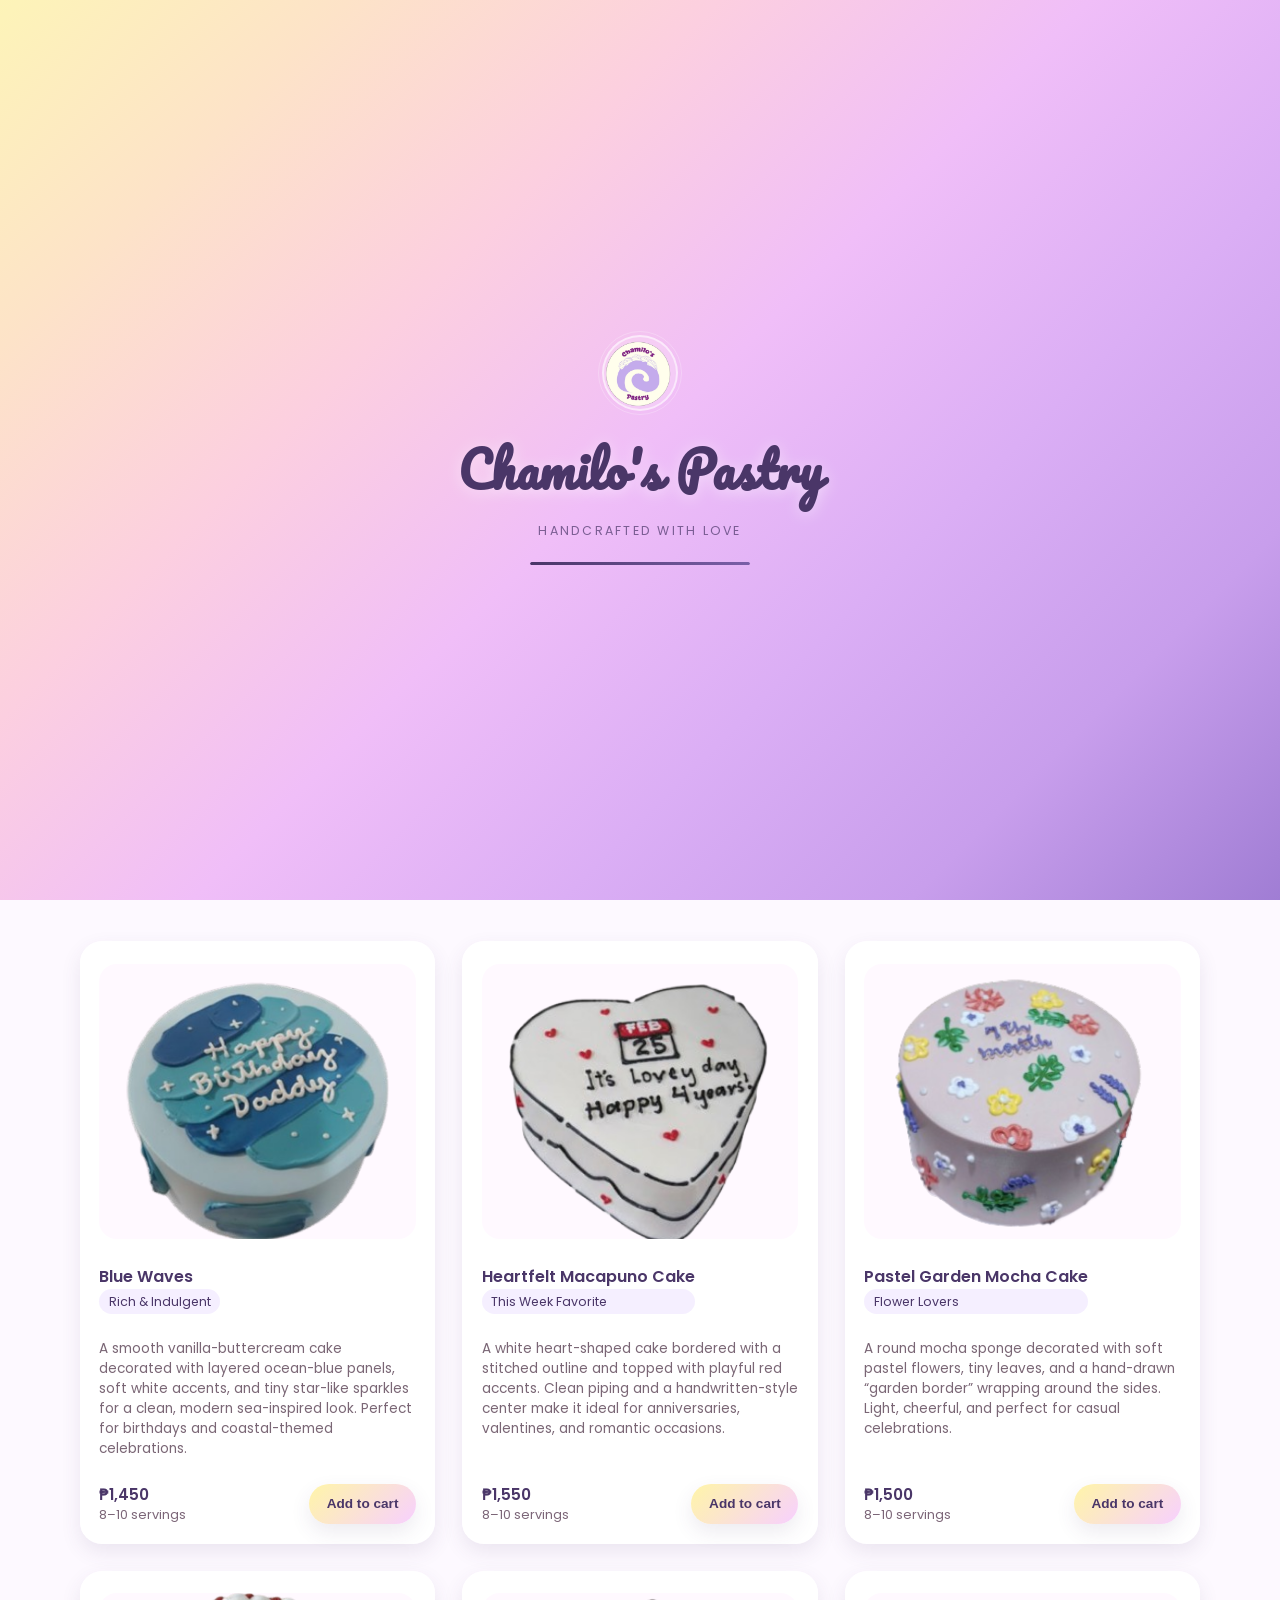
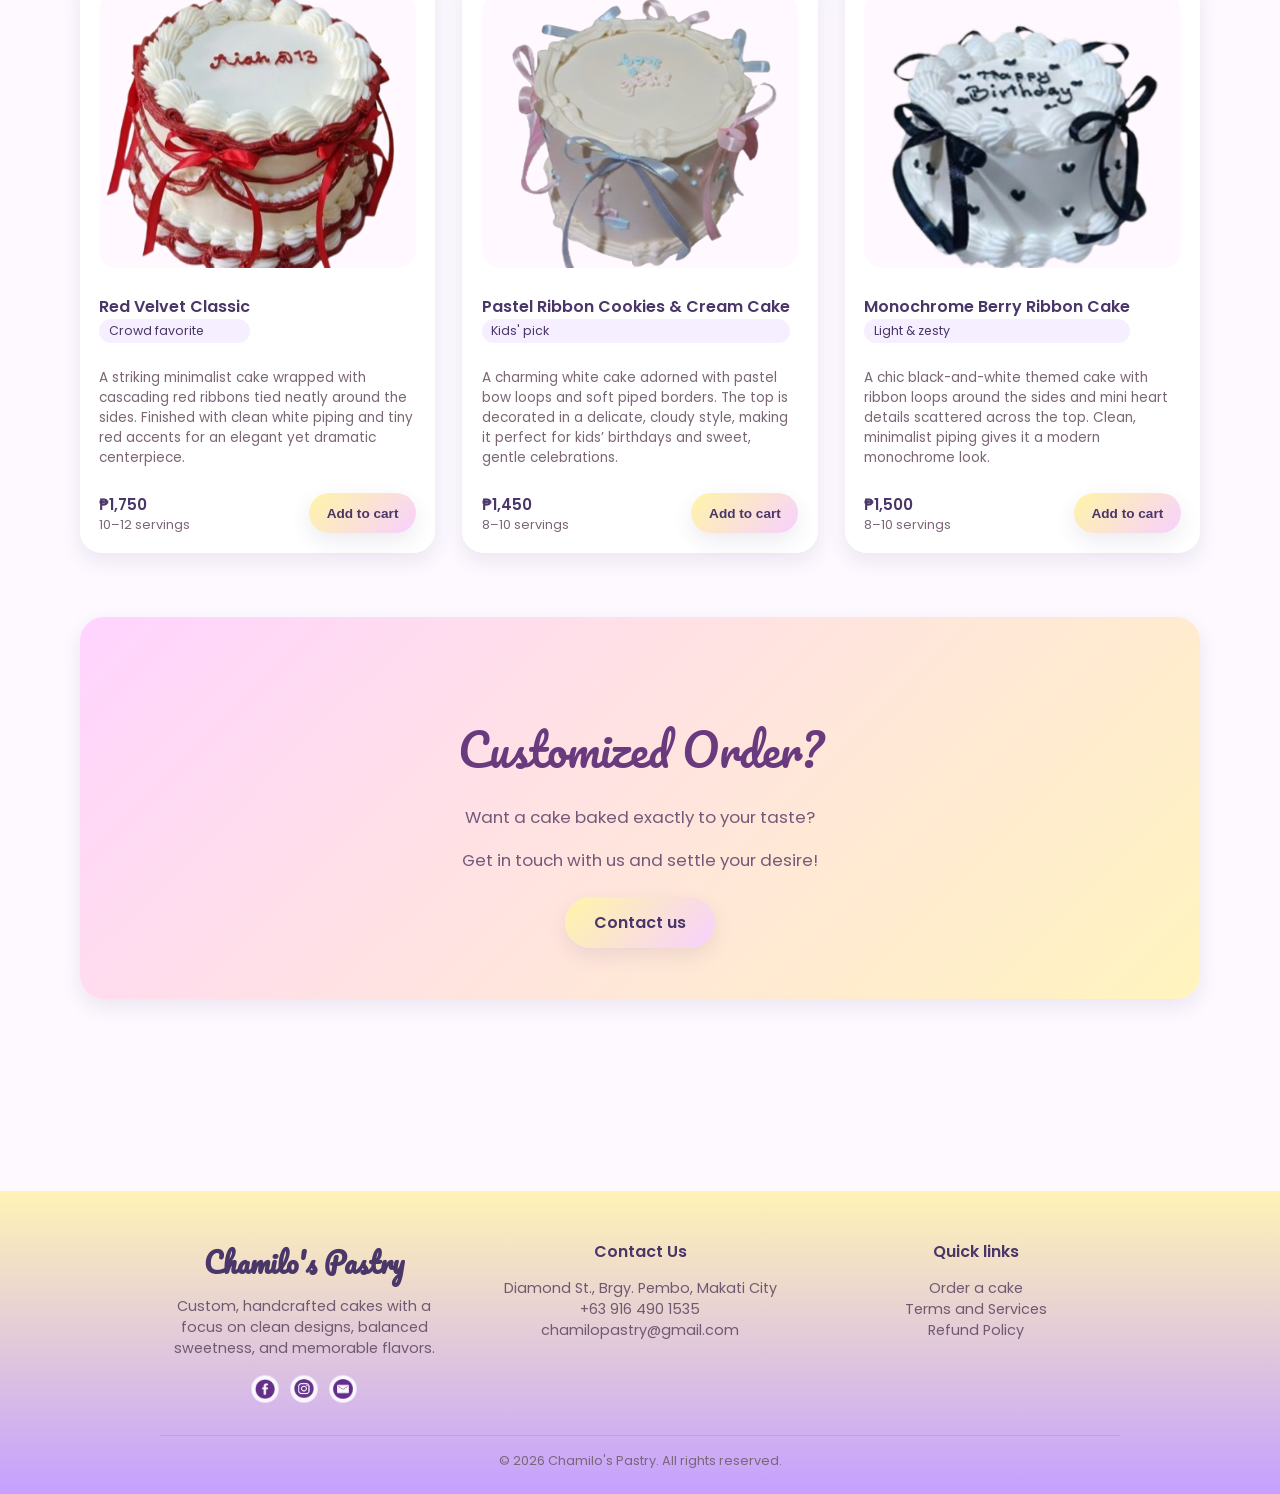
<file: html/menu.html>
<!DOCTYPE html>
<html lang="en">
  <head>
    <meta charset="UTF-8" />
    <title>Chamilo's Pastry</title>
    <link rel="icon" type="image/png" href="/assets/logo.png">
    <meta name="viewport" content="width=device-width, initial-scale=1" />
    <!-- Fonts -->
    <link rel="preconnect" href="https://fonts.googleapis.com" />
    <link rel="preconnect" href="https://fonts.gstatic.com" crossorigin />
    <link
      href="https://fonts.googleapis.com/css2?family=Pacifico&family=Poppins:wght@300;400;500;600;700&display=swap"
      rel="stylesheet"
    />
    <!-- CSS -->
    <link rel="stylesheet" href="/css/style.css" />
    <link rel="stylesheet" href="/css/nav.css" />
    <link rel="stylesheet" href="/css/footer.css" />
    <link rel="stylesheet" href="/css/menu.css" />
  </head>
  <body class="page-enter" data-page="menu">

  <!-- ===================== PAGE LOADER ===================== -->
  <div id="pageLoader" class="page-loader">
    <div class="loader-content">
      <div class="loader-logo-ring"><img src="/assets/logo.png" class="loader-logo-img" alt="Chamilo's Pastry" /></div>
      <h1 class="loader-brand-title">Chamilo's Pastry</h1>
      <p class="loader-tagline">Handcrafted with love</p>
      <div class="loader-bar-track"><div class="loader-bar-fill"></div></div>
    </div>
  </div>

    <!-- Header -->
    <header class="site-header">
      <div class="container nav-bar">
        <a href="/html/index.html" class="brand">
          <div class="brand-logo">
            <img src="/assets/logo.png" alt="Chamilo's Pastry Logo" />
          </div>
          <span class="brand-name">Chamilo's Pastry</span>
        </a>

        <button class="nav-toggle" aria-label="Toggle navigation">☰</button>

        <nav>
          <ul class="nav-links">
            <li><a href="/html/index.html">Home</a></li>
            <li><a href="/html/menu.html">Menu</a></li>
            <li><a href="/html/about.html">About</a></li>
            <li><a href="/html/contact.html">Contact</a></li>
          </ul>
        </nav>

        <div class="nav-actions">
          <button class="nav-cart" type="button">
            <span class="nav-cart-icon"></span>
            <span class="cart-badge" id="cartCount">0</span>
          </button>
          <a href="/html/login.html" class="btn btn-ghost">Log in</a>
        </div>
      </div>
    </header>

    <main>
      <section class="section">
        <div class="container">
          <h1 class="section-title fade-in-up">Our signature cakes</h1>
          <p class="menu-intro fade-in-up fade-in-delay-1">
            Share your event details, theme, and budget, and we’ll get 
            back to you with cake recommendations and a quote.
          </p>

          <!-- Carousel -->
          <div class="carousel fade-in-up fade-in-delay-2" id="cakeCarousel">
            <div class="carousel-track">
              <!-- Slide 1 -->
              <article class="carousel-item">
                <div class="carousel-cake-info">
                  <div class="carousel-tag">
                    Bestseller · <span>Perfect for birthdays</span>
                  </div>
                  <h3>Lavender Butterfly Dream Cake</h3>
                  <p class="carousel-description">
                    Fluffy vanilla sponge layered with smooth vanilla cream,
                    decorated with edible gold beads, pastel butterflies, and
                    soft lavender frosting for a dreamy, elegant finish.
                  </p>
                  <div class="carousel-meta">
                    <span class="carousel-price"
                      >₱1,500 · 8–10 servings</span
                    >
                  </div>
                  <button
                    class="btn btn-primary menu-add-btn"
                    data-add-to-cart
                    data-id="c1"
                    data-name="Strawberry Milk Cloud Cake"
                    data-price="1500"
                    data-image="/assets/menu-signature1.png"
                  >
                    Add to cart
                  </button>
                </div>
                <div class="carousel-image">
                  <div class="carousel-cake-blob">
                    <div class="carousel-cake-inner">
                      <img
                        src="/assets/menu-signature1.png"
                        alt="Strawberry Milk Cloud Cake"
                        class="carousel-cake-img"
                      />
                    </div>
                  </div>
                </div>
              </article>

              <!-- Slide 2 -->
              <article class="carousel-item">
                <div class="carousel-cake-info">
                  <div class="carousel-tag">
                    Classic · <span>Perfect for any occasion</span>
                  </div>
                  <h3>Vanilla Bean Celebration Cake</h3>
                  <p class="carousel-description">
                    Madagascar vanilla sponge with silky vanilla-bean
                    buttercream, finished with a minimalist piped border and a
                    bold red ribbon-style trim.
                  </p>
                  <div class="carousel-meta">
                    <span class="carousel-price"
                      >₱1,350 · 8–10 servings</span
                    >
                  </div>
                  <button
                    class="btn btn-primary menu-add-btn"
                    data-add-to-cart
                    data-id="c2"
                    data-name="Vanilla Bean Celebration Cake"
                    data-price="1350"
                    data-image="/assets/menu-signature2.png"
                  >
                    Add to cart
                  </button>
                </div>
                <div class="carousel-image">
                  <div class="carousel-cake-blob">
                    <div class="carousel-cake-inner">
                      <img
                        src="/assets/menu-signature2.png"
                        alt="Strawberry Milk Cloud Cake"
                        class="carousel-cake-img"
                      />
                    </div>
                  </div>
                </div>
              </article>

              <!-- Slide 3 -->
              <article class="carousel-item">
                <div class="carousel-cake-info">
                  <div class="carousel-tag">
                    Cool · <span>Casual</span>
                  </div>
                  <h3>Ocean Breeze Celebration Cake</h3>
                  <p class="carousel-description">
                    Soft vanilla sponge covered in smooth buttercream, decorated
                    with hand-crafted seashells, a bold red starfish, gentle
                    wave textures, and sandy details for a playful seaside
                    finish. Customized with the message “8 months” to mark a
                    special milestone.
                  </p>
                  <div class="carousel-meta">
                    <span class="carousel-price"
                      >₱1,600 · 6–8 servings</span
                    >
                  </div>
                  <button
                    class="btn btn-primary menu-add-btn"
                    data-add-to-cart
                    data-id="c3"
                    data-name="Lavender Honey Velvet Cake"
                    data-price="1800"
                    data-image="/assets/menu-signature3.png"
                  >
                    Add to cart
                  </button>
                </div>
                <div class="carousel-image">
                  <div class="carousel-cake-blob">
                    <div class="carousel-cake-inner">
                      <img
                        src="/assets/menu-signature3.png"
                        alt="Strawberry Milk Cloud Cake"
                        class="carousel-cake-img"
                      />
                    </div>
                  </div>
                </div>
              </article>
            </div>

            <!-- dots + mini arrows row -->
            <div class="carousel-dots-wrapper">
              <button
                class="carousel-mini-arrow mini-prev"
                type="button"
                aria-label="Previous cake"
              >
                ‹
              </button>

              <div class="carousel-dots" id="carouselDots">
                <button class="carousel-dot" data-index="0"></button>
                <button class="carousel-dot" data-index="1"></button>
                <button class="carousel-dot" data-index="2"></button>
              </div>

              <button
                class="carousel-mini-arrow mini-next"
                type="button"
                aria-label="Next cake"
              >
                ›
              </button>
            </div>
          </div>
          <!-- end .carousel -->

          <!-- Full menu -->
          <section class="menu-section">
            <h2 class="section-title" style="margin-bottom: 0.4rem">
              Explore a world of  flavors
            </h2>
            <p class="section-subtitle">
              These are our most popular sizes and flavors. For fully custom
              designs, reach out through the contact page.
            </p>

            <div class="menu-grid">
              <!-- Card 1 -->
              <article class="menu-card fade-in-up">
                <div class="menu-card-img-wrapper">
                  <img
                    src="/assets/fullMenu1.png"
                    alt="Blue Waves"
                    class="menu-card-img"
                  />
                </div>

                <div class="menu-card-top">
                  <div>
                    <div class="menu-card-name">Blue Waves</div>
                    <div class="menu-card-tag">Rich & Indulgent</div>
                  </div>
                </div>
                <p class="menu-card-desc">
                  A smooth vanilla-buttercream cake decorated with layered
                  ocean-blue panels, soft white accents, and tiny star-like
                  sparkles for a clean, modern sea-inspired look. Perfect for
                  birthdays and coastal-themed celebrations.
                </p>
                <div class="menu-card-bottom">
                  <div>
                    <div class="menu-card-price">₱1,450</div>
                    <div class="menu-card-size">8–10 servings</div>
                  </div>
                  <button
                    class="btn btn-primary menu-add-btn"
                    data-add-to-cart
                    data-id="c4"
                    data-name="Chocolate Fudge Layers"
                    data-price="1450"
                    data-image="/assets/fullMenu1.png"
                  >
                    Add to cart
                  </button>
                </div>
              </article>

              <!-- Card 2 -->
              <article class="menu-card fade-in-up fade-in-delay-1">
                <div class="menu-card-img-wrapper">
                  <img
                    src="/assets/fullMenu2.png"
                    alt="Heartfelt Macapuno Cake"
                    class="menu-card-img"
                  />
                </div>

                <div class="menu-card-top">
                  <div>
                    <div class="menu-card-name">Heartfelt Macapuno Cake</div>
                    <div class="menu-card-tag">This Week Favorite</div>
                  </div>
                </div>
                <p class="menu-card-desc">
                  A white heart-shaped cake bordered with a stitched outline and
                  topped with playful red accents. Clean piping and a
                  handwritten-style center make it ideal for anniversaries,
                  valentines, and romantic occasions.
                </p>
                <div class="menu-card-bottom">
                  <div>
                    <div class="menu-card-price">₱1,550</div>
                    <div class="menu-card-size">8–10 servings</div>
                  </div>
                  <button
                    class="btn btn-primary menu-add-btn"
                    data-add-to-cart
                    data-id="c5"
                    data-name="Ube Macapuno Dream"
                    data-price="1550"
                    data-image="/assets/fullMenu2.png"
                  >
                    Add to cart
                  </button>
                </div>
              </article>

              <!-- Card 3 -->
              <article class="menu-card fade-in-up fade-in-delay-2">
                <div class="menu-card-img-wrapper">
                  <img
                    src="/assets/fullMenu3.png"
                    alt="Pastel Garden Mocha Cake"
                    class="menu-card-img"
                  />
                </div>

                <div class="menu-card-top">
                  <div>
                    <div class="menu-card-name">Pastel Garden Mocha Cake</div>
                    <div class="menu-card-tag">Flower Lovers</div>
                  </div>
                </div>
                <p class="menu-card-desc">
                  A round mocha sponge decorated with soft pastel flowers, tiny
                  leaves, and a hand-drawn “garden border” wrapping around the
                  sides. Light, cheerful, and perfect for casual celebrations.
                </p>
                <div class="menu-card-bottom">
                  <div>
                    <div class="menu-card-price">₱1,500</div>
                    <div class="menu-card-size">8–10 servings</div>
                  </div>
                  <button
                    class="btn btn-primary menu-add-btn"
                    data-add-to-cart
                    data-id="c6"
                    data-name="Mocha Crunch Celebration"
                    data-price="1500"
                    data-image="/assets/fullMenu3.png"
                  >
                    Add to cart
                  </button>
                </div>
              </article>

              <!-- Card 4 -->
              <article class="menu-card fade-in-up">
                <div class="menu-card-img-wrapper">
                  <img
                    src="/assets/fullMenu4.png"
                    alt="Red Velvet Classic"
                    class="menu-card-img"
                  />
                </div>

                <div class="menu-card-top">
                  <div>
                    <div class="menu-card-name">Red Velvet Classic</div>
                    <div class="menu-card-tag">Crowd favorite</div>
                  </div>
                </div>
                <p class="menu-card-desc">
                  A striking minimalist cake wrapped with cascading red ribbons
                  tied neatly around the sides. Finished with clean white piping
                  and tiny red accents for an elegant yet dramatic centerpiece.
                </p>
                <div class="menu-card-bottom">
                  <div>
                    <div class="menu-card-price">₱1,750</div>
                    <div class="menu-card-size">10–12 servings</div>
                  </div>
                  <button
                    class="btn btn-primary menu-add-btn"
                    data-add-to-cart
                    data-id="c7"
                    data-name="Red Velvet Classic"
                    data-price="1600"
                    data-image="/assets/fullMenu4.png"
                  >
                    Add to cart
                  </button>
                </div>
              </article>

              <!-- Card 5 -->
              <article class="menu-card fade-in-up fade-in-delay-1">
                <div class="menu-card-img-wrapper">
                  <img
                    src="/assets/fullMenu5.png"
                    alt="Pastel Ribbon Cookies & Cream Cake"
                    class="menu-card-img"
                  />
                </div>

                <div class="menu-card-top">
                  <div>
                    <div class="menu-card-name">
                      Pastel Ribbon Cookies & Cream Cake
                    </div>
                    <div class="menu-card-tag">Kids' pick</div>
                  </div>
                </div>
                <p class="menu-card-desc">
                  A charming white cake adorned with pastel bow loops and soft
                  piped borders. The top is decorated in a delicate, cloudy
                  style, making it perfect for kids’ birthdays and sweet, gentle
                  celebrations.
                </p>
                <div class="menu-card-bottom">
                  <div>
                    <div class="menu-card-price">₱1,450</div>
                    <div class="menu-card-size">8–10 servings</div>
                  </div>
                  <button
                    class="btn btn-primary menu-add-btn"
                    data-add-to-cart
                    data-id="c8"
                    data-name="Cookies & Cream Sprinkle Cake"
                    data-price="1450"
                    data-image="/assets/fullMenu5.png"
                  >
                    Add to cart
                  </button>
                </div>
              </article>

              <!-- Card 6 -->
              <article class="menu-card fade-in-up fade-in-delay-2">
                <div class="menu-card-img-wrapper">
                  <img
                    src="/assets/fullMenu6.png"
                    alt="Monochrome Berry Ribbon Cake"
                    class="menu-card-img"
                  />
                </div>

                <div class="menu-card-top">
                  <div>
                    <div class="menu-card-name">
                      Monochrome Berry Ribbon Cake
                    </div>
                    <div class="menu-card-tag">Light & zesty</div>
                  </div>
                </div>
                <p class="menu-card-desc">
                  A chic black-and-white themed cake with ribbon loops around
                  the sides and mini heart details scattered across the top.
                  Clean, minimalist piping gives it a modern monochrome look.
                </p>
                <div class="menu-card-bottom">
                  <div>
                    <div class="menu-card-price">₱1,500</div>
                    <div class="menu-card-size">8–10 servings</div>
                  </div>
                  <button
                    class="btn btn-primary menu-add-btn"
                    data-add-to-cart
                    data-id="c9"
                    data-name="Lemon Berry Cream Cake"
                    data-price="1500"
                    data-image="/assets/fullMenu6.png"
                  >
                    Add to cart
                  </button>
                </div>
              </article>
            </div>

            <!-- Customized Order CTA -->
            <div class="custom-order-section">
              <h3 class="custom-order-title">Customized Order?</h3>
              <p class="custom-order-line">Want a cake baked exactly to your taste?</p>
              <p class="custom-order-line secondary">
                Get in touch with us and settle your desire!
              </p>
              <a href="/html/contact.html" class="btn btn-primary custom-order-btn">
                Contact us
              </a>
            </div>
          </section>
        </div>
      </section>
    </main>

    <!-- Footer -->
    <footer class="site-footer">
    <div class="footer-inner">
      <div class="footer-brand">
        <h3>Chamilo's Pastry</h3>
         <p>
          Custom, handcrafted cakes with a focus on clean designs, balanced sweetness, 
          and memorable flavors.
         </p>
      <div class="footer-socials">
        <!-- Facebook -->
        <a
          href="https://www.facebook.com/profile.php?id=100089264954559"
          target="_blank"
          rel="noopener"
          aria-label="Visit our Facebook page"
        >
          <img src="/assets/fb.png" alt="Facebook icon" />
        </a>

        <!-- Instagram -->
        <a
          href="https://www.instagram.com/chamilos_pastrys/"
          target="_blank"
          rel="noopener"
          aria-label="Visit our Instagram page"
        >
          <img src="/assets/insta.png" alt="Instagram icon" />
        </a>

        <!-- Email (Gmail) -->
        <a href="mailto:Chamilopastry@gmail.com" aria-label="Email us">
          <img src="/assets/email.png" alt="Email icon" />
        </a>
      </div>
    </div>

    <div>
      <div class="footer-column-title">Contact Us</div>
      <ul class="footer-links">
        <li>Diamond St., Brgy. Pembo, Makati City</li>
        <li>+63 916 490 1535</li>
        <li>chamilopastry@gmail.com</li>
      </ul>
    </div>

    <div>
      <div class="footer-column-title">Quick links</div>
      <ul class="footer-links">
        <li><a href="/html/menu.html">Order a cake</a></li>
        <li><a href="/html/contact.html">Terms and Services</a></li>
        <li><a href="/html/login.html">Refund Policy</a></li>
      </ul>
    </div>
  </div>

  <div class="footer-bottom">
    © <span id="year"></span> Chamilo's Pastry. All rights reserved.
  </div>
</footer>

    <script src="/js/script.js"></script>
    <link rel="stylesheet" href="/css/chatbot.css" />
    <script src="/js/chatbot.js"></script>
  </body>
</html>
</file>
<file: css/style.css>
/* style.css - global styles, colors, typography */

:root {
  /* PASTEL COLOR PALETTE — CLEAN, SOFT, CONSISTENT */
  --pastel-yellow: #fff5a8;
  --pastel-purple: #d9c8ff;
  --accent-purple: #7a5fa8;
  --accent-pink: #f7d0ff;
  --deep-plum: #4a3668;
  --soft-white: #ffffff;
  --light-border: rgba(122, 95, 168, 0.25);

  --font-body: "Poppins", sans-serif;
  --font-cursive: "Pacifico", cursive;

  --shadow-soft: 0px 8px 20px rgba(74, 54, 104, 0.1);
  --transition-base: 0.25s ease;
}

*,
*::before,
*::after {
  box-sizing: border-box;
}

html {
  scroll-behavior: smooth;
}

body {
  margin: 0;
  font-family: var(--font-body);
  color: var(--deep-plum);
  background: #fdf9ff;
  min-height: 100vh;
  overflow-x: hidden;
}

/* ============================
   PAGE BACKGROUND DECORATIONS
   ============================ */

.page-bg-decor {
  position: fixed;
  inset: 0;
  z-index: -1;
  pointer-events: none;
  overflow: hidden;
}

.page-bg-decor::before {
  content: "";
  position: absolute;
  inset: 0;
  background:
    radial-gradient(ellipse at 0% 0%, rgba(255, 245, 168, 0.55) 0%, transparent 50%),
    radial-gradient(ellipse at 100% 100%, rgba(217, 200, 255, 0.45) 0%, transparent 50%),
    radial-gradient(ellipse at 50% 50%, rgba(247, 208, 255, 0.2) 0%, transparent 60%),
    #fdf9ff;
}

.bg-blob {
  position: absolute;
  border-radius: 50%;
  filter: blur(80px);
}

.bg-blob-1 {
  width: 600px; height: 600px;
  background: radial-gradient(circle, rgba(255, 245, 168, 0.7), rgba(255, 220, 180, 0.3));
  top: -180px; left: -180px;
  animation: blobDrift 12s ease-in-out infinite alternate;
}

.bg-blob-2 {
  width: 500px; height: 500px;
  background: radial-gradient(circle, rgba(217, 200, 255, 0.6), rgba(247, 208, 255, 0.3));
  bottom: 10%; right: -160px;
  animation: blobDrift 15s ease-in-out infinite alternate-reverse;
}

.bg-blob-3 {
  width: 350px; height: 350px;
  background: radial-gradient(circle, rgba(247, 208, 255, 0.5), transparent);
  top: 40%; left: 20%;
  animation: blobDrift 18s ease-in-out infinite alternate;
}

.bg-blob-4 {
  width: 280px; height: 280px;
  background: radial-gradient(circle, rgba(255, 245, 168, 0.45), transparent);
  top: 60%; right: 15%;
  animation: blobDrift 14s ease-in-out infinite alternate-reverse;
}

@keyframes blobDrift {
  0%   { transform: translate(0, 0) scale(1); }
  100% { transform: translate(20px, 18px) scale(1.06); }
}

.bg-sprinkle {
  position: absolute;
  font-size: 1rem;
  color: rgba(122, 95, 168, 0.18);
  pointer-events: none;
  animation: sprinkleSpin 20s linear infinite;
}
.bg-s1 { top: 12%; left: 8%; font-size: 1.2rem; animation-duration: 22s; }
.bg-s2 { top: 25%; right: 6%; font-size: 0.8rem; animation-duration: 16s; animation-direction: reverse; }
.bg-s3 { top: 55%; left: 5%; font-size: 1rem; animation-duration: 19s; }
.bg-s4 { top: 75%; right: 8%; font-size: 1.4rem; animation-duration: 24s; animation-direction: reverse; color: rgba(247, 208, 255, 0.6); }
.bg-s5 { top: 40%; left: 50%; font-size: 0.7rem; animation-duration: 30s; }

@keyframes sprinkleSpin {
  from { transform: rotate(0deg) scale(1); opacity: 0.5; }
  50%  { transform: rotate(180deg) scale(1.3); opacity: 1; }
  to   { transform: rotate(360deg) scale(1); opacity: 0.5; }
}

.bg-dots-grid {
  position: absolute;
  inset: 0;
  background-image: radial-gradient(circle, rgba(122, 95, 168, 0.08) 1px, transparent 1px);
  background-size: 36px 36px;
}

/* ============================
   PAGE LOADER — pop in / pop out
   ============================ */

.page-loader {
  position: fixed;
  inset: 0;
  z-index: 9999;
  display: flex;
  align-items: center;
  justify-content: center;
  pointer-events: auto;
  overflow: hidden;
  background: linear-gradient(
    135deg,
    #fdf4b8 0%,
    #fde3c8 16%,
    #fccfe0 33%,
    #f0bef8 50%,
    #dbaef5 67%,
    #c89eec 83%,
    #a07dd4 100%
  );
  opacity: 0;
  transform: scale(0.86);
}

/* Hide state */
.page-loader--hide {
  pointer-events: none;
}

/* Entrance: bouncy scale up */
.page-loader.pop-in {
  opacity: 1;
  transform: scale(1);
  transition: opacity 0.3s ease,
              transform 0.45s cubic-bezier(0.34, 1.56, 0.64, 1);
}

/* Exit: scale up + fade */
.page-loader.pop-out {
  opacity: 0;
  transform: scale(1.07);
  transition: opacity 0.35s ease, transform 0.35s ease;
}

/* ---------- LOADER CENTER CONTENT ---------- */
.loader-content {
  position: relative;
  z-index: 2;
  text-align: center;
  display: flex;
  flex-direction: column;
  align-items: center;
  gap: 0.6rem;
  opacity: 0;
  transform: translateY(12px) scale(0.97);
  transition: opacity 0.5s ease, transform 0.5s ease;
  pointer-events: none;
}

.page-loader.show-content .loader-content {
  opacity: 1;
  transform: translateY(0) scale(1);
}

/* Cake emoji ring */
.loader-logo-ring {
  width: 76px;
  height: 76px;
  border-radius: 50%;
  border: 2.5px solid rgba(255, 255, 255, 0.55);
  background: rgba(255, 255, 255, 0.18);
  backdrop-filter: blur(6px);
  display: flex;
  align-items: center;
  justify-content: center;
  margin-bottom: 0.4rem;
  position: relative;
  animation: loaderRingPulse 2s ease-in-out infinite;
}

.loader-logo-ring::before {
  content: "";
  position: absolute;
  inset: -6px;
  border-radius: 50%;
  border: 1.5px solid rgba(255, 255, 255, 0.25);
  animation: loaderRingPulse 2s ease-in-out infinite 0.3s;
}

@keyframes loaderRingPulse {
  0%, 100% { opacity: 0.6; transform: scale(1); }
  50%       { opacity: 1;   transform: scale(1.05); }
}

.loader-logo-emoji {
  font-size: 2rem;
}

/* Brand title */
.loader-brand-title {
  font-family: var(--font-cursive);
  font-size: clamp(2rem, 6vw, 3rem);
  color: var(--deep-plum);
  margin: 0;
  letter-spacing: 0.01em;
  text-shadow: 0 2px 16px rgba(255, 255, 255, 0.5);
}

/* Tagline */
.loader-tagline {
  font-size: 0.78rem;
  color: rgba(74, 54, 104, 0.7);
  letter-spacing: 0.18em;
  text-transform: uppercase;
  margin: 0;
}

/* Thin loading bar */
.loader-bar-track {
  width: min(220px, 70vw);
  height: 2.5px;
  background: rgba(74, 54, 104, 0.18);
  border-radius: 999px;
  overflow: hidden;
  margin-top: 0.8rem;
}

.loader-bar-fill {
  height: 100%;
  width: 0%;
  background: linear-gradient(
    90deg,
    var(--deep-plum),
    var(--accent-purple),
    var(--deep-plum)
  );
  background-size: 200% 100%;
  border-radius: inherit;
  transition: width 1.6s cubic-bezier(0.4, 0, 0.2, 1);
  animation: barShimmer 2s linear infinite;
}

.page-loader.fill-bar .loader-bar-fill {
  width: 100%;
}

@keyframes barShimmer {
  0%   { background-position: 100% 0; }
  100% { background-position: -100% 0; }
}

/* ============================
   UTILITY CLASSES
   ============================ */

.container {
  width: min(1120px, 94%);
  margin-inline: auto;
}

.section {
  padding: 4rem 0;
}

.section-title {
  font-family: var(--font-cursive);
  font-size: clamp(2rem, 3vw, 2.6rem);
  text-align: center;
  margin-bottom: 1rem;
}

.section-subtitle {
  text-align: center;
  max-width: 540px;
  margin: 0 auto 3rem;
  color: #7a6675;
}

.card {
  background: rgba(255, 255, 255, 0.92);
  border-radius: 24px;
  box-shadow: var(--shadow-soft);
  padding: 2rem;
  position: relative;
  overflow: hidden;
}

.card::before {
  content: "";
  position: absolute;
  inset: -30%;
  background: radial-gradient(circle at top right, rgba(255, 247, 210, 0.7), transparent 55%);
  opacity: 0.7;
  pointer-events: none;
}

/* ============================
   BUTTONS
   ============================ */

.btn {
  display: inline-flex;
  align-items: center;
  justify-content: center;
  gap: 0.4rem;
  padding: 0.8rem 1.6rem;
  border-radius: 999px;
  border: none;
  cursor: pointer;
  font-weight: 600;
  font-size: 0.95rem;
  text-decoration: none;
  transition: transform var(--transition-base), box-shadow var(--transition-base),
    background var(--transition-base), color var(--transition-base);
}

.btn-primary {
  background: linear-gradient(135deg, var(--pastel-yellow), var(--accent-pink));
  color: var(--deep-plum);
  box-shadow: var(--shadow-soft);
}

.btn-outline {
  background: transparent;
  border: 2px solid var(--light-border);
  color: var(--deep-plum);
}

.btn-ghost {
  background: transparent;
  color: var(--deep-plum);
}

.btn:hover {
  transform: translateY(-2px) scale(1.03);
  box-shadow: 0 16px 35px rgba(75, 59, 71, 0.18);
}

.btn:active {
  transform: translateY(0) scale(0.98);
  box-shadow: 0 6px 18px rgba(75, 59, 71, 0.14);
}

/* ============================
   INPUTS / FORMS
   ============================ */

input:not([type="radio"]):not([type="checkbox"]),
textarea,
select {
  font-family: var(--font-body);
  border-radius: 999px;
  border: 1px solid #e4d5f7;
  padding: 0.8rem 1rem;
  width: 100%;
  font-size: 0.95rem;
  outline: none;
  transition: border-color var(--transition-base), box-shadow var(--transition-base),
    background var(--transition-base);
  background: rgba(255, 255, 255, 0.92);
}

textarea {
  border-radius: 18px;
  min-height: 140px;
  resize: vertical;
}

input:not([type="radio"]):not([type="checkbox"]):focus,
textarea:focus,
select:focus {
  border-color: var(--accent-pink);
  box-shadow: 0 0 0 3px rgba(255, 199, 217, 0.45);
}

input[type="radio"],
input[type="checkbox"] {
  width: auto;
  padding: 0;
  margin: 0;
  box-shadow: none;
  background: transparent;
}

/* ============================
   PILL BADGE
   ============================ */

.pill {
  display: inline-flex;
  align-items: center;
  gap: 0.4rem;
  padding: 0.35rem 0.9rem;
  border-radius: 999px;
  background: rgba(230, 215, 255, 0.45);
  color: #765f8a;
  font-size: 0.8rem;
}

.cart-badge {
  min-width: 1.4rem;
  height: 1.4rem;
  border-radius: 999px;
  background: var(--accent-pink);
  color: var(--deep-plum);
  display: inline-flex;
  align-items: center;
  justify-content: center;
  font-size: 0.78rem;
  font-weight: 700;
}

/* ============================
   HERO ENTRANCE ANIMATIONS
   ============================ */

.fade-in-up {
  opacity: 0;
  transform: translateY(20px);
  animation: fadeInUp 0.8s ease-out forwards;
}

.fade-in-delay-1 { animation-delay: 0.15s; }
.fade-in-delay-2 { animation-delay: 0.3s; }
.fade-in-delay-3 { animation-delay: 0.45s; }

@keyframes fadeInUp {
  to {
    opacity: 1;
    transform: translateY(0);
  }
}

/* ============================
   SCROLL-REVEAL ANIMATIONS
   ============================ */

.scroll-reveal {
  opacity: 0;
  transform: translateY(28px);
  transition: opacity 0.7s ease, transform 0.7s ease;
}

.scroll-reveal.in-view {
  opacity: 1;
  transform: translateY(0);
}

/* ============================
   CART DROPDOWN
   ============================ */

.cart-overlay {
  position: fixed;
  top: 0; left: 0;
  width: 100%; height: 100%;
  pointer-events: none;
  z-index: 200;
}

.cart-overlay.visible {
  pointer-events: auto;
}

.cart-panel {
  position: absolute;
  top: 70px; right: 20px;
  width: 330px;
  background: #ffffff;
  border-radius: 18px;
  padding: 1rem 1.2rem;
  box-shadow: 0 10px 35px rgba(0, 0, 0, 0.18);
  max-height: 70vh;
  overflow-y: auto;
  opacity: 0;
  transform: translateY(-10px);
  transition: opacity 0.25s ease, transform 0.25s ease;
}

.cart-overlay.visible .cart-panel {
  opacity: 1;
  transform: translateY(0);
}

.cart-panel-header {
  display: flex;
  justify-content: space-between;
  align-items: center;
  margin-bottom: 0.6rem;
}

.cart-panel-title {
  font-size: 1.2rem;
  font-family: var(--font-cursive);
  color: var(--accent-purple);
}

.cart-panel-close {
  background: transparent;
  border: none;
  font-size: 1.4rem;
  cursor: pointer;
}

.cart-item-row {
  display: flex;
  align-items: center;
  gap: 0.6rem;
  padding: 0.6rem 0;
  border-bottom: 1px solid #eee;
  font-size: 0.85rem;
}

.cart-item-img {
  width: 50px;
  height: 50px;
  border-radius: 10px;
  object-fit: cover;
  flex-shrink: 0;
}

.cart-item-img-placeholder {
  width: 50px;
  height: 50px;
  border-radius: 10px;
  background: linear-gradient(135deg, rgba(255,245,168,0.7), rgba(230,215,255,0.7));
  display: flex;
  align-items: center;
  justify-content: center;
  font-size: 1.3rem;
  flex-shrink: 0;
}

.cart-item-details {
  flex: 1;
  min-width: 0;
}

.cart-item-name {
  font-weight: 500;
  font-size: 0.82rem;
  line-height: 1.3;
  overflow: hidden;
  text-overflow: ellipsis;
  white-space: nowrap;
}

.cart-item-price {
  font-size: 0.78rem;
  color: var(--accent-purple);
  font-weight: 600;
  margin-top: 0.1rem;
}

.qty-controls {
  display: inline-flex;
  align-items: center;
  gap: 0.3rem;
  background: rgba(217, 200, 255, 0.35);
  padding: 0.2rem 0.5rem;
  border-radius: 999px;
  font-size: 0.8rem;
}

.qty-controls button {
  background: transparent;
  border: none;
  cursor: pointer;
}

.cart-remove-btn {
  border: none;
  background: transparent;
  color: #b86c82;
  cursor: pointer;
  font-size: 0.75rem;
  text-decoration: underline;
}

.cart-empty-message {
  text-align: center;
  padding: 1rem 0.5rem;
  font-size: 0.9rem;
  color: #7a6675;
}

.cart-summary-box { margin-top: 0.8rem; }

.cart-summary-row {
  display: flex;
  justify-content: space-between;
  font-size: 0.9rem;
  margin-bottom: 0.3rem;
}

.cart-summary-total {
  font-weight: 700;
  font-size: 1rem;
}

/* ============================
   CART TOAST
   ============================ */

.cart-toast {
  position: fixed;
  right: 1.5rem; bottom: 1.5rem;
  max-width: 320px;
  z-index: 210;
  background: rgba(255, 255, 255, 0.97);
  border-radius: 18px;
  box-shadow: 0 12px 28px rgba(0, 0, 0, 0.18);
  padding: 0.9rem 1.1rem;
  display: flex;
  align-items: flex-start;
  gap: 0.7rem;
  opacity: 0;
  transform: translateY(16px);
  pointer-events: none;
  transition: opacity var(--transition-base), transform var(--transition-base);
  font-size: 0.9rem;
}

.cart-toast--visible {
  opacity: 1;
  transform: translateY(0);
  pointer-events: auto;
}

.cart-toast-icon {
  width: 34px; height: 34px;
  border-radius: 999px;
  display: flex;
  align-items: center;
  justify-content: center;
  background: radial-gradient(circle at 30% 30%, var(--pastel-yellow), var(--pastel-purple));
  font-size: 1.1rem;
}

.cart-toast-main { flex: 1; }

.cart-toast-title {
  font-weight: 600;
  margin-bottom: 0.2rem;
}

.cart-toast-text {
  font-size: 0.82rem;
  color: #7a6675;
}

.cart-toast-actions {
  display: flex;
  margin-top: 0.6rem;
  gap: 0.4rem;
  flex-wrap: wrap;
}

.cart-toast-btn {
  border: none;
  border-radius: 999px;
  padding: 0.35rem 0.8rem;
  font-size: 0.78rem;
  cursor: pointer;
  transition: background var(--transition-base), transform var(--transition-base);
}

.cart-toast-btn-primary {
  background: var(--accent-purple);
  color: #fff;
}

.cart-toast-btn-ghost {
  background: transparent;
  color: var(--deep-plum);
}

.cart-toast-btn:hover { transform: translateY(-1px); }

.cart-toast-close {
  background: transparent;
  border: none;
  font-size: 1rem;
  cursor: pointer;
  margin-left: 0.1rem;
  color: #9a849f;
}

/* ============================
   CHECKOUT MODAL
   ============================ */

.checkout-overlay {
  position: fixed;
  inset: 0;
  z-index: 220;
  background: rgba(0, 0, 0, 0.15);
  display: flex;
  align-items: center;
  justify-content: center;
  opacity: 0;
  pointer-events: none;
  transition: opacity 0.25s ease;
}

.checkout-overlay.visible {
  opacity: 1;
  pointer-events: auto;
}

.checkout-panel {
  width: min(500px, 96%);
  background: #ffffff;
  border-radius: 24px;
  box-shadow: 0 18px 40px rgba(0, 0, 0, 0.2);
  padding: 1.8rem 1.6rem 1.4rem;
  max-height: 88vh;
  overflow-y: auto;
}

.checkout-header {
  display: flex;
  justify-content: space-between;
  align-items: center;
  margin-bottom: 0.9rem;
}

.checkout-title {
  font-family: var(--font-cursive);
  font-size: 1.7rem;
  color: var(--accent-purple);
}

.checkout-close {
  background: transparent;
  border: none;
  font-size: 1.4rem;
  cursor: pointer;
  color: #9a849f;
}

.checkout-body {
  font-size: 0.9rem;
  color: #6f5a72;
}

.checkout-summary-text { margin-bottom: 0.6rem; }

.checkout-summary {
  border-radius: 14px;
  background: rgba(247, 240, 255, 0.8);
  padding: 0.7rem 0.9rem;
  margin-bottom: 0.9rem;
}

.checkout-summary-row {
  display: flex;
  justify-content: space-between;
  font-size: 0.86rem;
  margin-bottom: 0.25rem;
}

.checkout-summary-row.checkout-summary-total {
  font-weight: 700;
  margin-top: 0.25rem;
}

.checkout-methods {
  margin-top: 0.8rem;
  display: flex;
  flex-direction: column;
  gap: 0.4rem;
}

.checkout-method {
  display: flex;
  align-items: center;
  gap: 0.6rem;
  font-size: 0.86rem;
}

.checkout-method input { margin: 0; }
.checkout-method label { cursor: pointer; }

.checkout-footer {
  display: flex;
  justify-content: flex-end;
  gap: 0.6rem;
  margin-top: 1.1rem;
}

/* ============================
   CHECKOUT EXTENDED FORM
   ============================ */

.checkout-section-label {
  font-size: 0.72rem;
  font-weight: 700;
  text-transform: uppercase;
  letter-spacing: 0.12em;
  color: #9a849f;
  margin: 1rem 0 0.4rem;
}

.checkout-input {
  width: 100%;
  padding: 0.7rem 1rem;
  border-radius: 999px;
  border: 1px solid #e4d5f7;
  font-size: 0.88rem;
  font-family: var(--font-body);
  outline: none;
  transition: border-color 0.2s ease, box-shadow 0.2s ease;
  margin-bottom: 0.45rem;
  background: rgba(255,255,255,0.92);
  box-sizing: border-box;
  color: var(--deep-plum);
}

.checkout-input:focus {
  border-color: var(--accent-pink);
  box-shadow: 0 0 0 3px rgba(247,208,255,0.4);
}

.checkout-textarea {
  width: 100%;
  padding: 0.7rem 1rem;
  border-radius: 14px;
  border: 1px solid #e4d5f7;
  font-size: 0.88rem;
  font-family: var(--font-body);
  outline: none;
  resize: vertical;
  min-height: 68px;
  margin-bottom: 0.45rem;
  background: rgba(255,255,255,0.92);
  box-sizing: border-box;
  color: var(--deep-plum);
}

.checkout-textarea:focus { border-color: var(--accent-pink); }

.checkout-input-hint {
  font-size: 0.73rem;
  color: #9a849f;
  margin: -0.25rem 0 0.5rem 0.6rem;
}

.checkout-delivery-row {
  display: flex;
  gap: 1.4rem;
  margin-bottom: 0.5rem;
}

.checkout-radio-label {
  display: flex;
  align-items: center;
  gap: 0.4rem;
  font-size: 0.88rem;
  cursor: pointer;
}

.checkout-item-row {
  display: flex;
  align-items: center;
  gap: 0.7rem;
  padding: 0.35rem 0;
  font-size: 0.85rem;
}

.checkout-item-img {
  width: 42px;
  height: 42px;
  border-radius: 8px;
  object-fit: cover;
  flex-shrink: 0;
}

.checkout-item-img-placeholder {
  width: 42px;
  height: 42px;
  border-radius: 8px;
  background: linear-gradient(135deg, rgba(255,245,168,0.6), rgba(230,215,255,0.6));
  display: flex;
  align-items: center;
  justify-content: center;
  font-size: 1.1rem;
  flex-shrink: 0;
}

.checkout-item-info { flex: 1; min-width: 0; }

.checkout-item-name {
  font-weight: 500;
  line-height: 1.3;
  font-size: 0.84rem;
}

.checkout-item-qty { font-size: 0.76rem; color: #9a849f; }

.checkout-item-price {
  font-weight: 600;
  color: var(--accent-purple);
  flex-shrink: 0;
  font-size: 0.84rem;
}

/* ============================
   AUTH GATE MODAL
   ============================ */

.auth-gate-overlay {
  position: fixed;
  inset: 0;
  z-index: 400;
  background: rgba(0, 0, 0, 0.28);
  display: flex;
  align-items: center;
  justify-content: center;
  opacity: 0;
  pointer-events: none;
  transition: opacity 0.25s ease;
}

.auth-gate-overlay.visible {
  opacity: 1;
  pointer-events: auto;
}

.auth-gate-card {
  background: #fff;
  border-radius: 24px;
  padding: 2.2rem 2rem;
  text-align: center;
  width: min(360px, 92%);
  box-shadow: 0 20px 60px rgba(0, 0, 0, 0.22);
  transform: scale(0.88);
  transition: transform 0.35s cubic-bezier(0.34, 1.56, 0.64, 1);
}

.auth-gate-overlay.visible .auth-gate-card {
  transform: scale(1);
}

.auth-gate-emoji { font-size: 2.4rem; margin-bottom: 0.4rem; }

.auth-gate-title {
  font-family: var(--font-cursive);
  font-size: 1.6rem;
  color: var(--deep-plum);
  margin: 0 0 0.5rem;
}

.auth-gate-text {
  font-size: 0.88rem;
  color: #7a6675;
  margin: 0 0 1.4rem;
  line-height: 1.6;
}

.auth-gate-actions {
  display: flex;
  gap: 0.7rem;
  justify-content: center;
  flex-wrap: wrap;
  margin-bottom: 0.8rem;
}

.auth-gate-dismiss {
  background: transparent;
  border: none;
  font-size: 0.82rem;
  color: #9a849f;
  cursor: pointer;
  text-decoration: underline;
}

/* ============================
   ORDER CONFIRMATION
   ============================ */

.order-confirm-overlay {
  position: fixed;
  inset: 0;
  z-index: 500;
  background: rgba(0, 0, 0, 0.3);
  display: flex;
  align-items: center;
  justify-content: center;
  opacity: 0;
  pointer-events: none;
  transition: opacity 0.25s ease;
}

.order-confirm-overlay.visible {
  opacity: 1;
  pointer-events: auto;
}

.order-confirm-card {
  background: #fff;
  border-radius: 24px;
  padding: 2.4rem 2rem;
  text-align: center;
  width: min(380px, 92%);
  box-shadow: 0 20px 60px rgba(0, 0, 0, 0.22);
  transform: scale(0.88);
  transition: transform 0.35s cubic-bezier(0.34, 1.56, 0.64, 1);
}

.order-confirm-overlay.visible .order-confirm-card {
  transform: scale(1);
}

.order-confirm-emoji { font-size: 3rem; margin-bottom: 0.5rem; }

.order-confirm-title {
  font-family: var(--font-cursive);
  font-size: 1.9rem;
  color: var(--deep-plum);
  margin: 0 0 0.6rem;
}

.order-confirm-text {
  font-size: 0.9rem;
  color: #7a6675;
  line-height: 1.65;
  margin: 0 0 0.5rem;
}

.order-confirm-details {
  font-size: 0.84rem;
  color: #9a849f;
  margin: 0;
}

/* ============================
   NAV USER STATE
   ============================ */

.nav-user-active {
  background: rgba(255, 255, 255, 0.9) !important;
  border: 1px solid rgba(230, 215, 255, 0.7);
  border-radius: 999px;
  padding: 0.35rem 0.9rem !important;
  font-size: 0.88rem !important;
  font-weight: 600;
  color: var(--deep-plum) !important;
}

/* ============================
   RESPONSIVE HELPERS
   ============================ */

@media (max-width: 640px) {
  .cart-toast {
    left: 0.75rem; right: 0.75rem;
    bottom: 1rem;
  }

  .cart-panel {
    right: 10px;
    width: 92%;
  }
}

@media (max-width: 768px) {
  .section { padding: 3rem 0; }
}

/* ============================
   LOADER LOGO IMAGE
   ============================ */

.loader-logo-img {
  width: 100%;
  height: 100%;
  object-fit: cover;
  border-radius: 50%;
  display: block;
}

/* ============================
   NAV USER DROPDOWN
   ============================ */

.nav-user-wrapper {
  position: relative;
  display: inline-flex;
}

.nav-user-dropdown {
  position: absolute;
  top: calc(100% + 0.5rem);
  right: 0;
  background: #fff;
  border-radius: 14px;
  box-shadow: 0 10px 30px rgba(0,0,0,0.16);
  min-width: 170px;
  overflow: hidden;
  opacity: 0;
  transform: translateY(-8px) scale(0.96);
  pointer-events: none;
  transition: opacity 0.2s ease, transform 0.2s ease;
  z-index: 300;
}

.nav-user-dropdown.visible {
  opacity: 1;
  transform: translateY(0) scale(1);
  pointer-events: auto;
}

.nav-user-dropdown button {
  display: block;
  width: 100%;
  text-align: left;
  padding: 0.7rem 1rem;
  border: none;
  background: transparent;
  cursor: pointer;
  font-size: 0.88rem;
  color: var(--deep-plum);
  font-family: var(--font-body);
  transition: background 0.18s ease;
}

.nav-user-dropdown button:hover {
  background: rgba(230,215,255,0.4);
}

.nav-user-dropdown .dropdown-logout {
  color: #b86c82;
  border-top: 1px solid #f0e8ff;
}

.nav-user-dropdown .dropdown-admin-link {
  display: block;
  width: 100%;
  text-align: left;
  padding: 0.7rem 1rem;
  font-size: 0.88rem;
  font-family: var(--font-body);
  font-weight: 600;
  color: var(--accent-purple);
  text-decoration: none;
  background: transparent;
  transition: background 0.18s ease;
}
.nav-user-dropdown .dropdown-admin-link:hover {
  background: rgba(230,215,255,0.4);
}

.account-role-badge {
  display: inline-flex;
  align-items: center;
  gap: 0.35rem;
  padding: 0.3rem 0.85rem;
  border-radius: 999px;
  font-size: 0.78rem;
  font-weight: 700;
  letter-spacing: 0.06em;
  text-transform: uppercase;
  margin-top: 0.35rem;
}

.account-role-badge.admin {
  background: linear-gradient(135deg, rgba(192,132,252,0.2), rgba(244,114,182,0.15));
  color: #7c3aed;
  border: 1px solid rgba(192,132,252,0.4);
}

.account-role-badge.customer {
  background: rgba(230,215,255,0.4);
  color: var(--accent-purple);
}

/* ============================
   ACCOUNT DETAILS MODAL
   ============================ */

.account-modal-overlay {
  position: fixed;
  inset: 0;
  z-index: 600;
  background: rgba(0,0,0,0.32);
  display: flex;
  align-items: center;
  justify-content: center;
  opacity: 0;
  pointer-events: none;
  transition: opacity 0.25s ease;
  padding: 1rem;
}

.account-modal-overlay.visible {
  opacity: 1;
  pointer-events: auto;
}

.account-modal-card {
  background: #fff;
  border-radius: 28px;
  width: min(560px, 100%);
  max-height: 88vh;
  overflow-y: auto;
  box-shadow: 0 24px 60px rgba(0,0,0,0.22);
  transform: scale(0.92);
  transition: transform 0.35s cubic-bezier(0.34,1.56,0.64,1);
}

.account-modal-overlay.visible .account-modal-card {
  transform: scale(1);
}

.account-modal-header {
  display: flex;
  align-items: center;
  justify-content: space-between;
  padding: 1.4rem 1.8rem;
  border-bottom: 1px solid #f0e8ff;
  position: sticky;
  top: 0;
  background: #fff;
  z-index: 1;
  border-radius: 28px 28px 0 0;
}

.account-modal-title {
  font-family: var(--font-cursive);
  font-size: 1.7rem;
  color: var(--accent-purple);
  margin: 0;
}

.account-modal-close {
  background: transparent;
  border: none;
  font-size: 1.4rem;
  cursor: pointer;
  color: #9a849f;
  transition: color 0.2s ease;
}
.account-modal-close:hover { color: #b86c82; }

.account-modal-body {
  padding: 1.4rem 1.8rem 2rem;
}

.account-avatar {
  text-align: center;
  margin-bottom: 1.4rem;
}

.account-avatar-ring {
  width: 80px; height: 80px;
  border-radius: 50%;
  background: linear-gradient(135deg, var(--pastel-yellow), var(--pastel-purple));
  display: inline-flex;
  align-items: center;
  justify-content: center;
  font-size: 2rem;
  margin-bottom: 0.5rem;
}

.account-avatar-name {
  font-family: var(--font-cursive);
  font-size: 1.3rem;
  color: var(--deep-plum);
}

.account-section-title {
  font-size: 0.72rem;
  font-weight: 700;
  text-transform: uppercase;
  letter-spacing: 0.12em;
  color: #9a849f;
  margin: 1.2rem 0 0.6rem;
  padding-bottom: 0.3rem;
  border-bottom: 1px solid #f0e8ff;
}

.account-field { margin-bottom: 0.8rem; }

.account-field label {
  display: block;
  font-size: 0.78rem;
  color: #7a6675;
  margin-bottom: 0.28rem;
}

.account-field-row {
  display: flex;
  align-items: center;
  gap: 0.5rem;
}

.account-field-row input {
  flex: 1;
  padding: 0.62rem 1rem;
  border-radius: 999px;
  border: 1px solid #e4d5f7;
  font-size: 0.88rem;
  font-family: var(--font-body);
  outline: none;
  background: rgba(255,255,255,0.92);
  color: var(--deep-plum);
  transition: border-color 0.2s ease, box-shadow 0.2s ease;
  box-sizing: border-box;
}

.account-field-row input:focus {
  border-color: var(--accent-pink);
  box-shadow: 0 0 0 3px rgba(247,208,255,0.35);
}

.account-field-row input[readonly] {
  background: rgba(245,240,255,0.7);
  color: #9a849f;
  cursor: default;
}

.account-show-toggle {
  background: transparent;
  border: none;
  font-size: 1rem;
  cursor: pointer;
  padding: 0.35rem;
  color: #9a849f;
  border-radius: 50%;
  transition: background 0.18s;
}
.account-show-toggle:hover { background: rgba(230,215,255,0.4); }

.account-tags-wrap {
  display: flex;
  flex-wrap: wrap;
  gap: 0.35rem;
  min-height: 28px;
}

.account-tag {
  display: inline-flex;
  align-items: center;
  gap: 0.35rem;
  padding: 0.28rem 0.75rem;
  background: rgba(230,215,255,0.5);
  border-radius: 999px;
  font-size: 0.82rem;
  color: var(--deep-plum);
}

.account-tag-remove {
  background: transparent;
  border: none;
  font-size: 0.72rem;
  cursor: pointer;
  color: #b86c82;
  padding: 0;
  line-height: 1;
}

.account-empty-hint {
  font-size: 0.82rem;
  color: #9a849f;
  font-style: italic;
}

.account-add-row {
  display: flex;
  gap: 0.5rem;
  margin-top: 0.6rem;
}

.account-add-row input,
.account-add-row select {
  flex: 1;
  padding: 0.52rem 0.9rem;
  border-radius: 999px;
  border: 1px solid #e4d5f7;
  font-size: 0.83rem;
  font-family: var(--font-body);
  outline: none;
  background: rgba(255,255,255,0.92);
  color: var(--deep-plum);
  box-sizing: border-box;
  transition: border-color 0.2s;
}

.account-add-row input:focus,
.account-add-row select:focus { border-color: var(--accent-pink); }

.account-add-btn {
  padding: 0.52rem 1rem;
  border-radius: 999px;
  background: linear-gradient(135deg, var(--pastel-yellow), var(--accent-pink));
  border: none;
  cursor: pointer;
  font-size: 0.82rem;
  font-weight: 600;
  color: var(--deep-plum);
  white-space: nowrap;
  transition: transform 0.2s ease;
  flex-shrink: 0;
}
.account-add-btn:hover { transform: translateY(-1px); }

.account-save-btn {
  width: 100%;
  margin-top: 1.6rem;
  padding: 0.9rem;
  border-radius: 999px;
  border: none;
  background: linear-gradient(135deg, var(--pastel-yellow), var(--accent-pink));
  color: var(--deep-plum);
  font-weight: 700;
  font-size: 0.95rem;
  cursor: pointer;
  box-shadow: var(--shadow-soft);
  transition: transform 0.2s ease, box-shadow 0.2s ease;
}
.account-save-btn:hover {
  transform: translateY(-2px);
  box-shadow: 0 14px 32px rgba(192,132,252,0.3);
}

.account-saved-badge {
  text-align: center;
  font-size: 0.84rem;
  color: #5a9a6f;
  margin-top: 0.55rem;
  opacity: 0;
  transition: opacity 0.3s ease;
}
.account-saved-badge.show { opacity: 1; }

/* ============================
   CUSTOMER FEEDBACK SECTION
   ============================ */

.feedback-section {
  background: linear-gradient(135deg, rgba(230,215,255,0.35), rgba(255,246,194,0.35));
  border-radius: 28px;
  padding: 2.4rem 2rem;
  margin-top: 3rem;
}

.feedback-section-title {
  font-family: var(--font-cursive);
  font-size: 1.9rem;
  text-align: center;
  margin: 0 0 0.4rem;
}

.feedback-section-sub {
  text-align: center;
  font-size: 0.9rem;
  color: #7a6675;
  margin: 0 0 2rem;
}

.feedback-stars {
  display: flex;
  gap: 0.4rem;
  justify-content: center;
  margin-bottom: 1.2rem;
}

.feedback-star {
  font-size: 2rem;
  cursor: pointer;
  transition: transform 0.15s ease, filter 0.15s ease;
  color: #d9b4fe;
  filter: grayscale(40%);
  user-select: none;
}

.feedback-star:hover,
.feedback-star.active {
  transform: scale(1.2);
  color: #f7c52f;
  filter: grayscale(0%);
}

.feedback-form-grid {
  display: grid;
  grid-template-columns: 1fr 1fr;
  gap: 1rem;
  margin-bottom: 1rem;
}

.feedback-field label {
  display: block;
  font-size: 0.8rem;
  color: #7a6675;
  margin-bottom: 0.3rem;
}

.feedback-field select {
  width: 100%;
  padding: 0.72rem 1rem;
  border-radius: 999px;
  border: 1px solid #e4d5f7;
  font-size: 0.88rem;
  font-family: var(--font-body);
  outline: none;
  background: rgba(255,255,255,0.92);
  color: var(--deep-plum);
  transition: border-color 0.2s ease, box-shadow 0.2s ease;
  box-sizing: border-box;
  appearance: none;
  background-image: url("data:image/svg+xml,%3Csvg xmlns='http://www.w3.org/2000/svg' width='12' height='8' viewBox='0 0 12 8'%3E%3Cpath d='M1 1l5 5 5-5' stroke='%237a5fa8' stroke-width='1.5' fill='none' stroke-linecap='round'/%3E%3C/svg%3E");
  background-repeat: no-repeat;
  background-position: right 1rem center;
  cursor: pointer;
}

.feedback-field select:focus {
  border-color: var(--accent-pink);
  box-shadow: 0 0 0 3px rgba(247,208,255,0.35);
}

.feedback-field input,
.feedback-field textarea {
  width: 100%;
  padding: 0.72rem 1rem;
  border-radius: 999px;
  border: 1px solid #e4d5f7;
  font-size: 0.88rem;
  font-family: var(--font-body);
  outline: none;
  background: rgba(255,255,255,0.92);
  color: var(--deep-plum);
  transition: border-color 0.2s ease, box-shadow 0.2s ease;
  box-sizing: border-box;
}

.feedback-field textarea {
  border-radius: 14px;
  min-height: 90px;
  resize: vertical;
}

.feedback-field input:focus,
.feedback-field textarea:focus {
  border-color: var(--accent-pink);
  box-shadow: 0 0 0 3px rgba(247,208,255,0.35);
}

.feedback-submit-btn {
  display: block;
  width: 100%;
  padding: 0.9rem;
  border-radius: 999px;
  border: none;
  background: linear-gradient(135deg, var(--pastel-yellow), var(--accent-pink));
  color: var(--deep-plum);
  font-weight: 700;
  font-size: 0.95rem;
  cursor: pointer;
  box-shadow: var(--shadow-soft);
  transition: transform 0.2s ease, box-shadow 0.2s ease;
  margin-top: 0.5rem;
}
.feedback-submit-btn:hover {
  transform: translateY(-2px);
  box-shadow: 0 14px 32px rgba(192,132,252,0.28);
}

.feedback-reviews-title {
  font-family: var(--font-cursive);
  font-size: 1.4rem;
  margin: 2.2rem 0 1rem;
  text-align: center;
}

.feedback-reviews-grid {
  display: grid;
  grid-template-columns: repeat(auto-fill, minmax(260px, 1fr));
  gap: 1rem;
}

.feedback-review-card {
  background: rgba(255,255,255,0.9);
  border-radius: 18px;
  padding: 1.2rem 1.4rem;
  box-shadow: var(--shadow-soft);
}

.feedback-review-stars {
  color: #f7c52f;
  font-size: 0.95rem;
  margin-bottom: 0.4rem;
}

.feedback-review-text {
  font-size: 0.86rem;
  color: #5b465b;
  line-height: 1.55;
  margin-bottom: 0.6rem;
}

.feedback-review-meta {
  font-size: 0.76rem;
  color: #9a849f;
}

.feedback-no-reviews {
  text-align: center;
  font-size: 0.88rem;
  color: #9a849f;
  padding: 1.5rem;
  font-style: italic;
}

.feedback-guest-hint {
  text-align: center;
  font-size: 0.87rem;
  color: #7a6675;
  background: rgba(230,215,255,0.35);
  border: 1px dashed rgba(192,132,252,0.4);
  border-radius: 14px;
  padding: 0.7rem 1.2rem;
  margin-bottom: 1rem;
}

.feedback-guest-hint a {
  color: var(--accent-purple);
  font-weight: 600;
  text-decoration: underline;
}

/* Dim form inputs visually for guests */
.feedback-guest-hint ~ form input,
.feedback-guest-hint ~ form textarea,
.feedback-guest-hint ~ form select {
  opacity: 0.55;
  cursor: not-allowed;
}

.feedback-guest-hint ~ form .feedback-star {
  opacity: 0.45;
  cursor: not-allowed;
}

.feedback-guest-hint ~ form .feedback-submit-btn {
  opacity: 0.6;
  cursor: not-allowed;
}

@media (max-width: 640px) {
  .feedback-form-grid {
    grid-template-columns: 1fr;
  }
}

/* ============================
   CHANGE PASSWORD MODAL
   ============================ */

.change-pwd-card { overflow: hidden; }

.change-pwd-modal-head {
  background: linear-gradient(135deg, var(--deep-plum) 0%, var(--accent-purple) 100%);
  padding: 2rem 1.8rem 1.6rem;
  text-align: center;
  position: relative;
  border-radius: 28px 28px 0 0;
}

.change-pwd-head-close {
  position: absolute;
  top: 0.9rem;
  right: 1.1rem;
  background: rgba(255,255,255,0.18);
  border: none;
  color: #fff;
  font-size: 1rem;
  cursor: pointer;
  width: 2rem;
  height: 2rem;
  border-radius: 50%;
  display: flex;
  align-items: center;
  justify-content: center;
  transition: background 0.18s;
}
.change-pwd-head-close:hover { background: rgba(255,255,255,0.32); }

.change-pwd-lock { font-size: 2.6rem; margin-bottom: 0.5rem; }

.change-pwd-heading {
  font-family: var(--font-cursive);
  font-size: 1.7rem;
  color: #fff;
  margin: 0 0 0.3rem;
}

.change-pwd-tagline {
  color: rgba(255,255,255,0.72);
  font-size: 0.85rem;
  margin: 0;
}

.account-change-pwd-btn {
  width: 100%;
  padding: 0.75rem 1.2rem;
  border-radius: 999px;
  border: 2px dashed var(--accent-purple);
  background: rgba(230,215,255,0.18);
  color: var(--accent-purple);
  font-size: 0.9rem;
  font-weight: 600;
  font-family: var(--font-body);
  cursor: pointer;
  transition: background 0.2s, transform 0.2s;
  display: flex;
  align-items: center;
  justify-content: center;
  gap: 0.4rem;
  margin-bottom: 0.4rem;
}
.account-change-pwd-btn:hover {
  background: rgba(230,215,255,0.38);
  transform: translateY(-1px);
}

/* ============================
   SITE NOTIFICATIONS
   ============================ */

.site-notif-stack {
  position: fixed;
  top: 1.2rem;
  right: 1.2rem;
  z-index: 9999;
  display: flex;
  flex-direction: column;
  gap: 0.6rem;
  pointer-events: none;
  max-width: min(380px, calc(100vw - 2.4rem));
}

.site-notif {
  display: flex;
  align-items: flex-start;
  gap: 0.75rem;
  background: #fff;
  border-radius: 16px;
  padding: 0.9rem 1rem 0.9rem 1.1rem;
  box-shadow: 0 8px 28px rgba(74, 54, 104, 0.16), 0 2px 8px rgba(0,0,0,0.08);
  border-left: 4px solid var(--accent-purple);
  pointer-events: auto;
  animation: notif-slide-in 0.3s cubic-bezier(0.34, 1.56, 0.64, 1) both;
  min-width: 260px;
}

.site-notif--error  { border-left-color: #e05c7a; }
.site-notif--success{ border-left-color: #3fa76d; }
.site-notif--warning{ border-left-color: #d4900a; }

.site-notif-icon {
  width: 20px;
  height: 20px;
  border-radius: 50%;
  flex-shrink: 0;
  margin-top: 1px;
  display: flex;
  align-items: center;
  justify-content: center;
  font-size: 0.7rem;
  font-weight: 900;
  color: #fff;
  background: var(--accent-purple);
}
.site-notif--error   .site-notif-icon { background: #e05c7a; }
.site-notif--success .site-notif-icon { background: #3fa76d; }
.site-notif--warning .site-notif-icon { background: #d4900a; }

.site-notif-body { flex: 1; min-width: 0; }

.site-notif-msg {
  font-size: 0.875rem;
  color: var(--deep-plum);
  line-height: 1.45;
  word-break: break-word;
}

.site-notif-close {
  background: transparent;
  border: none;
  font-size: 1.1rem;
  line-height: 1;
  color: #b0a0bb;
  cursor: pointer;
  padding: 0;
  flex-shrink: 0;
  margin-top: 1px;
  transition: color 0.18s;
}
.site-notif-close:hover { color: var(--deep-plum); }

.site-notif--hide {
  animation: notif-slide-out 0.28s ease-in forwards;
}

@keyframes notif-slide-in {
  from { opacity: 0; transform: translateX(60px) scale(0.92); }
  to   { opacity: 1; transform: translateX(0)    scale(1);    }
}

@keyframes notif-slide-out {
  from { opacity: 1; transform: translateX(0)    scale(1);    }
  to   { opacity: 0; transform: translateX(60px) scale(0.92); }
}

@media (max-width: 640px) {
  .site-notif-stack { top: auto; bottom: 1rem; right: 0.75rem; left: 0.75rem; max-width: none; }
  .site-notif { min-width: 0; }
}

/* ============================
   CHECKOUT — DATE/TIME ROW
   ============================ */

.checkout-datetime-row {
  font-size: 0.8rem;
  color: #7a6675;
  margin-bottom: 0.6rem;
  padding: 0.5rem 0.8rem;
  background: rgba(230,215,255,0.25);
  border-radius: 10px;
}

/* ============================
   ACCOUNT MODAL — MY ORDERS
   ============================ */

.account-orders-list {
  display: flex;
  flex-direction: column;
  gap: 0.6rem;
  margin-top: 0.5rem;
  max-height: 240px;
  overflow-y: auto;
}

.account-order-card {
  background: rgba(250,245,255,0.9);
  border: 1px solid rgba(217,200,255,0.5);
  border-radius: 14px;
  padding: 0.75rem 1rem;
}

.account-order-top {
  display: flex;
  align-items: center;
  justify-content: space-between;
  gap: 0.5rem;
  margin-bottom: 0.3rem;
}

.account-order-id {
  font-weight: 700;
  font-size: 0.82rem;
  color: var(--deep-plum);
}

.account-order-status {
  font-size: 0.72rem;
  font-weight: 600;
  padding: 0.18rem 0.6rem;
  border-radius: 999px;
  text-transform: capitalize;
}

.account-order-meta {
  font-size: 0.78rem;
  color: #9a849f;
  margin-bottom: 0.3rem;
}

.account-order-item-row {
  font-size: 0.78rem;
  color: #6f5a72;
  line-height: 1.5;
}

/* ============================
   NAV PROFILE AVATAR
   ============================ */

.nav-user-avatar-btn {
  padding: 0 !important;
  background: transparent !important;
  border: none !important;
  width: 38px !important;
  height: 38px !important;
  border-radius: 50% !important;
  overflow: hidden !important;
  display: inline-flex !important;
  align-items: center !important;
  justify-content: center !important;
  cursor: pointer !important;
}

.nav-avatar-img {
  width: 38px;
  height: 38px;
  border-radius: 50%;
  object-fit: cover;
  border: 2px solid rgba(122,95,168,0.35);
  display: block;
}

.nav-avatar-initials {
  width: 38px;
  height: 38px;
  border-radius: 50%;
  background: linear-gradient(135deg, var(--pastel-purple), #c4a8e8);
  color: var(--deep-plum);
  font-size: 0.85rem;
  font-weight: 700;
  display: inline-flex;
  align-items: center;
  justify-content: center;
  border: 2px solid rgba(122,95,168,0.3);
}

/* ============================
   ACCOUNT MODAL — AVATAR UPLOAD
   ============================ */

.account-avatar-section {
  text-align: center;
  margin-bottom: 1.4rem;
}

.account-avatar-display {
  width: 88px;
  height: 88px;
  border-radius: 50%;
  margin: 0 auto 0.5rem;
  overflow: hidden;
  background: linear-gradient(135deg, var(--pastel-yellow), var(--pastel-purple));
  display: flex;
  align-items: center;
  justify-content: center;
}

.account-avatar-img {
  width: 100%;
  height: 100%;
  object-fit: cover;
  display: block;
}

.account-avatar-initials-large {
  font-size: 1.8rem;
  font-weight: 700;
  color: var(--deep-plum);
}

.account-avatar-change-btn {
  display: inline-block;
  font-size: 0.75rem;
  color: var(--accent-purple);
  cursor: pointer;
  padding: 0.2rem 0.7rem;
  border-radius: 999px;
  background: rgba(230,215,255,0.5);
  margin-bottom: 0.5rem;
  transition: background 0.15s;
}
.account-avatar-change-btn:hover { background: rgba(200,175,240,0.6); }

.account-role-badge.staff {
  background: rgba(219,234,254,0.6);
  color: #1e40af;
  border: 1px solid rgba(147,197,253,0.5);
}

/* ============================
   ADMIN ORDER — CANCEL BUTTON
   ============================ */

.order-status-btn--cancel {
  background: #f8d7da;
  color: #842029;
  border-color: rgba(220,53,69,0.3);
}
.order-status-btn--cancel:hover:not(:disabled) {
  background: #f1aeb5;
}
.order-status-btn--cancel.disabled,
.order-status-btn--cancel:disabled {
  opacity: 0.4;
  cursor: not-allowed;
}

/* ============================
   DEAL BUTTON (floating)
   ============================ */

.deal-btn {
  position: fixed;
  bottom: 2rem;
  left: 1.5rem;
  z-index: 500;
  display: flex;
  flex-direction: column;
  align-items: center;
  justify-content: center;
  width: 62px;
  height: 62px;
  border-radius: 50%;
  border: none;
  cursor: pointer;
  background: linear-gradient(135deg, #7a5fa8, #c084fc);
  color: #fff;
  box-shadow: 0 6px 24px rgba(122,95,168,0.45);
  transition: transform 0.2s ease, box-shadow 0.2s ease;
}
.deal-btn:hover {
  transform: scale(1.1);
  box-shadow: 0 10px 30px rgba(122,95,168,0.55);
}
.deal-btn-pct {
  font-size: 1.1rem;
  font-weight: 800;
  line-height: 1;
}
.deal-btn-label {
  font-size: 0.6rem;
  font-weight: 600;
  letter-spacing: 0.08em;
  text-transform: uppercase;
}
</file>
<file: css/nav.css>
/* nav.css - header & navigation bar */

.site-header {
  position: fixed;
  top: 0;
  left: 0;
  right: 0;
  z-index: 20;
  backdrop-filter: blur(14px);
  background: linear-gradient(
    to right,
    rgba(255, 242, 169, 0.85),
    rgba(178, 130, 255, 0.75)
  );
  box-shadow: 0 8px 24px rgba(75, 59, 71, 0.12);
  transform: translateY(0);
  transition: transform 0.3s ease, box-shadow 0.3s ease, background 0.3s ease;
}

/* hide when scrolling down (handled by JS) */
.site-header.header-hidden {
  transform: translateY(-110%);
}

/* keep visible when hovering near top */
.site-header:hover {
  transform: translateY(0);
}

/* basic wrapper */
.nav-bar {
  padding-block: 0.8rem;
}

/* ---------- BRAND / LOGO (GLOBAL) ---------- */

.brand {
  display: flex;
  align-items: center;
  gap: 0.6rem;
  text-decoration: none;
  cursor: pointer;
}

a.brand { color: inherit; }

.brand-logo {
  width: 52px;
  height: 52px;
  border-radius: 50%;
  overflow: hidden;
  display: flex;
  align-items: center;
  justify-content: center;
}

.brand-logo img {
  width: 100%;
  height: 100%;
  object-fit: contain; /* use 'cover' if you prefer cropped */
  display: block;
}

.brand-name {
  font-family: var(--font-cursive);
  font-size: 1.15rem;
  color: var(--deep-plum);
  white-space: nowrap;
  line-height: 1;
  text-decoration: none;
  pointer-events: none;
}

/* hide legacy brand classes */
.brand-text,
.brand-tagline {
  display: none !important;
}

/* ---------- SHARED LINK / ACTION STYLES ---------- */

.nav-links {
  list-style: none;
  margin: 0;
  padding: 0;
}

.nav-links a {
  text-decoration: none;
  font-size: 0.95rem;
  color: #5b465b;
  padding: 0.35rem 0.8rem;
  border-radius: 999px;
  transition: background var(--transition-base), color var(--transition-base),
    transform var(--transition-base);
}

.nav-links a:hover {
  background: rgba(255, 255, 255, 0.9);
  transform: translateY(-1px);
}

.nav-links a.active {
  background: var(--accent-pink);
  color: var(--deep-plum);
  box-shadow: 0 8px 16px rgba(75, 59, 71, 0.18);
}

.nav-actions {
  display: flex;
  align-items: center;
  gap: 0.8rem;
}

.nav-cart {
  display: inline-flex;
  align-items: center;
  gap: 0.4rem;
  padding: 0.4rem 0.8rem;
  border-radius: 999px;
  background: rgba(255, 255, 255, 0.9);
  cursor: pointer;
  font-size: 0.9rem;
  border: 1px solid rgba(230, 215, 255, 0.6);
  transition: transform var(--transition-base),
    box-shadow var(--transition-base), background var(--transition-base);
}

.nav-cart:hover {
  transform: translateY(-1px);
  box-shadow: var(--shadow-soft);
}

.nav-cart-icon {
  font-size: 1rem;
}

.nav-toggle {
  background: none;
  border: none;
  font-size: 1.4rem;
  cursor: pointer;
}

/* ---------------------------------
   DESKTOP (≥ 769px): links centered on screen
   --------------------------------- */
@media (min-width: 769px) {
  .nav-bar {
    display: flex;
    align-items: center;
    justify-content: space-between;
    gap: 1rem;
    position: relative; /* so nav can be absolutely centered inside */
  }

  .brand {
    flex: 0 0 auto;
    justify-content: flex-start;
  }

  /* CENTER NAV ON THE VIEWPORT, NOT BETWEEN SIDES */
  .nav-bar nav {
    position: absolute;
    left: 50%;
    top: 50%;
    transform: translate(-50%, -50%); /* center in header */
  }

  .nav-bar .nav-links {
    display: flex;
    gap: 1.2rem;
    align-items: center;
    justify-content: center;
  }

  .nav-actions {
    flex: 0 0 auto;
    justify-content: flex-end;
  }

  .nav-toggle {
    display: none; /* no hamburger on desktop */
  }
}

/* ---------------------------------
   MOBILE / TABLET (≤ 768px)
   --------------------------------- */
@media (max-width: 768px) {
  .nav-bar {
    display: flex;
    align-items: center;
    gap: 0.6rem;
  }

  /* order the children of .nav-bar:
     brand (0) | nav (1) | actions (2, pushed right) | toggle (3, very right)
  */
  .brand {
    order: 0;
    flex: 0 0 auto;
  }

  /* nav is normal flow on mobile; we only absolutely position the dropdown UL */
  .nav-bar nav {
    order: 1;
    position: static;
    transform: none;
  }

  .nav-actions {
    order: 2;
    margin-left: auto; /* pushes actions + toggle group to the right */
    display: flex;
    align-items: center;
    gap: 0.4rem;
  }

  .nav-toggle {
    order: 3;
    display: block;
    margin-left: 0.4rem; /* small gap after "Log in" */
  }

  /* dropdown menu panel */
  .nav-links {
    position: absolute;
    top: 64px;
    right: 1.5rem;
    flex-direction: column;
    align-items: flex-start;
    justify-content: flex-start;
    padding: 1rem 1.2rem;
    border-radius: 18px;
    background: rgba(255, 255, 255, 0.98);
    box-shadow: var(--shadow-soft);
    transform-origin: top right;
    transform: scale(0.9);
    opacity: 0;
    pointer-events: none;
    gap: 0.8rem;
    transition: opacity var(--transition-base), transform var(--transition-base);
  }

  .site-header.nav-open .nav-links {
    opacity: 1;
    pointer-events: auto;
    transform: scale(1);
  }
}
</file>
<file: css/footer.css>
/* footer.css - global footer */

/* Small images inside the circular social buttons (Facebook, Instagram, Email) */
.footer-socials a img {
  width: 20px;          /* keeps all icons visually the same size */
  height: 20px;
  object-fit: contain;  /* prevents stretching if logos aren't perfect squares */
  display: block;       /* removes any extra inline spacing around the image */
}

/* Main footer background and vertical spacing from the page content above it */
.site-footer {
  background: linear-gradient(
    to top,
    rgba(178, 130, 255, 0.75),
    rgba(255, 242, 169, 0.85)
  );
  margin-top: 4rem;     /* space between page content and footer */
  padding-top: 3rem;    /* inner padding on top of the footer */
}

/* Layout for the three footer columns: brand, contact/visit, quick links */
.footer-inner {
  width: min(960px, 94%);                 /* keeps footer content nicely centered and not too wide */
  margin-inline: auto;                    /* centers the whole footer block */

  display: grid;                          /* lets us create three equal columns */
  grid-template-columns: repeat(3, minmax(0, 1fr)); /* exactly 3 even columns */
  gap: 3rem;                              /* horizontal space between columns */
  justify-items: center;                  /* centers each column within its grid cell */
  align-items: flex-start;                /* makes all columns start at the same top height */
}

/* Generic styling for each column wrapper */
.footer-inner > div {
  max-width: 360px;       /* stops very long text from stretching too far */
  text-align: center;
}

/* Brand column: logo text + short description */
.footer-brand h3 {
  font-family: var(--font-cursive);  /* keeps the script font for the brand name */
  font-size: 1.7rem;
  margin: 0 0 0.6rem;               /* no top margin so it lines up with other column titles */
}

.footer-brand p {
  margin: 0;                        /* removes default top margin so spacing is consistent */
  font-size: 0.9rem;                /* same size as other footer copy */
  color: #6f5a72;                   /* softer purple for body text */
}

/* Column titles like “Contact Us” and “Quick links” */
.footer-column-title {
  font-weight: 600;
  margin-bottom: 0.9rem;  /* space between title and the list below it */
}

/* Lists used for contact details and quick links */
.footer-links {
  list-style: none;       /* removes bullets */
  margin: 0;
  padding: 0;
}

/* Each line inside the lists (works for both links and plain text items) */
.footer-links li {
  font-size: 0.9rem;      /* makes contact details match the rest of the footer text size */
  color: #6f5a72;
}

/* Links inside the lists such as “Order a cake”, “Client portal”, etc. */
.footer-links a {
  text-decoration: none;
  font-size: 0.9rem;
  color: #6f5a72;
  transition: color var(--transition-base), transform var(--transition-base);
}

/* Slight movement and color change when hovering over footer links */
.footer-links a:hover {
  color: var(--deep-plum);
  transform: translateX(2px);
}

/* Thin line and text for the bottom copyright row */
.footer-bottom {
  width: min(960px, 94%);
  margin-inline: auto;
  border-top: 1px solid rgba(75, 59, 71, 0.12);
  margin-top: 2rem;
  padding: 1rem 0 1.5rem;
  text-align: center;
  font-size: 0.8rem;
  color: #7a6675;
}

/* Container for the round social icon buttons under the brand text */
.footer-socials {
  display: flex;
  gap: 0.7rem;
  margin-top: 1rem;
  justify-content: center;
}

/* Individual round social buttons (the white circles) */
.footer-socials a {
  width: 28px;
  height: 28px;
  border-radius: 999px;      /* fully rounded for a circular look */
  display: inline-flex;
  align-items: center;
  justify-content: center;
  font-size: 0.9rem;
  text-decoration: none;
  background: rgba(255, 255, 255, 0.9);
  border: 1px solid rgba(230, 215, 255, 0.7);
  color: #6f5a72;
  transition: transform var(--transition-base),
    box-shadow var(--transition-base), background var(--transition-base);
}

/* Hover effect for social buttons: slight lift + pink background */
.footer-socials a:hover {
  transform: translateY(-2px);
  background: var(--accent-pink);
  box-shadow: var(--shadow-soft);
  color: var(--deep-plum);
}

/* Tablet view: same three columns, just slightly tighter spacing */
@media (max-width: 900px) {
  .footer-inner {
    gap: 2rem;
  }
}

/* Mobile view: stack the columns vertically but keep everything centered overall */
@media (max-width: 640px) {
  .footer-inner {
    grid-template-columns: minmax(0, 1fr);  /* single column layout */
    text-align: center;
  }

  .footer-inner > div {
    max-width: 100%;                        /* let each section use full width on small screens */
  }
}
</file>
<file: css/about.css>
/* about.css */

.about-layout {
  display: grid;
  grid-template-columns: minmax(0, 1.1fr) minmax(0, 0.9fr);
  gap: 2.5rem;
  align-items: center;
}

.about-image {
  position: relative;
  padding: 2rem 1.2rem;
}

.about-photo {
  border-radius: 26px;
  background: linear-gradient(145deg, #ffeef8, #fff6c2);
  padding: 1.4rem;
  box-shadow: var(--shadow-soft);
}

.about-photo-inner {
  border-radius: 18px;
  background: radial-gradient(circle at 30% 10%, #fffdf9, #f7bddb);
  padding: 1.8rem 1.6rem 1.7rem;
  text-align: center;
  font-family: var(--font-cursive);
  font-size: 2rem;
}

/* NEW: owner photo inside card */
.about-owner-img-full {
  width: 100%;
  height: 220px;
  object-fit: cover;
  border-radius: 16px;
  margin-bottom: 1rem;
  box-shadow: 0 10px 24px rgba(75, 59, 71, 0.12);
}

.about-badge {
  position: absolute;
  right: 1.4rem;
  top: 1.6rem;
  padding: 0.4rem 0.9rem;
  border-radius: 999px;
  background: rgba(230, 215, 255, 0.95);
  font-size: 0.8rem;
}

.about-story p {
  color: #735e75;
  margin-bottom: 1rem;
  line-height: 1.7;
}

.about-grid {
  display: grid;
  grid-template-columns: repeat(3, minmax(0, 1fr));
  gap: 1.3rem;
  margin-top: 2rem;
}

.about-stat {
  background: rgba(255, 255, 255, 0.96);
  border-radius: 18px;
  padding: 1rem 1.1rem;
  box-shadow: 0 12px 26px rgba(75, 59, 71, 0.08);
  text-align: center;
}

.about-stat strong {
  display: block;
  font-size: 1.2rem;
  margin-bottom: 0.1rem;
}

.about-stat span {
  font-size: 0.8rem;
  color: #7a6675;
}

/* Signature */

.signature {
  margin-top: 1.5rem;
}

.signature-name {
  font-family: var(--font-cursive);
  font-size: 1.6rem;
}

.signature-role {
  font-size: 0.85rem;
  color: #7a6675;
}

/* Extra top space between nav and contact hero */
body[data-page="about"] main > .section:first-of-type {
  padding-top: 7rem;   /* increase this value if you want even more space */
}


@media (max-width: 900px) {
  .about-layout {
    grid-template-columns: minmax(0, 1fr);
  }

  .about-image {
    order: -1; /* optional: move card above text on small screens */
  }
}

@media (max-width: 640px) {
  .about-grid {
    grid-template-columns: minmax(0, 1fr);
  }
}
</file>
<file: css/chatbot.css>
/* chatbot.css — Chamilo's Pastry customer support chatbot */

/* ── Toggle button ── */
#chatWidget {
  position: fixed;
  bottom: 2rem;
  right: 1.5rem;
  z-index: 550;
  display: flex;
  flex-direction: column;
  align-items: flex-end;
  gap: 0.6rem;
}

.chat-toggle-btn {
  width: 58px;
  height: 58px;
  border-radius: 50%;
  border: none;
  cursor: pointer;
  background: linear-gradient(135deg, #7a5fa8, #c084fc);
  color: #fff;
  display: flex;
  align-items: center;
  justify-content: center;
  box-shadow: 0 6px 22px rgba(122,95,168,0.45);
  transition: transform 0.2s ease, box-shadow 0.2s ease;
  flex-shrink: 0;
}
.chat-toggle-btn:hover {
  transform: scale(1.08);
  box-shadow: 0 10px 28px rgba(122,95,168,0.55);
}

.chat-icon { width: 22px; height: 22px; }

/* ── Chat window ── */
.chat-window {
  display: flex;
  flex-direction: column;
  width: 340px;
  max-width: calc(100vw - 3rem);
  height: 480px;
  background: #fff;
  border-radius: 20px;
  box-shadow: 0 20px 60px rgba(0,0,0,0.2);
  overflow: hidden;
  opacity: 0;
  transform: translateY(16px) scale(0.95);
  transition: opacity 0.28s ease, transform 0.28s cubic-bezier(0.34,1.4,0.64,1);
  pointer-events: none;
}
.chat-window--open {
  opacity: 1;
  transform: translateY(0) scale(1);
  pointer-events: auto;
}

/* ── Header ── */
.chat-header {
  display: flex;
  align-items: center;
  justify-content: space-between;
  padding: 0.75rem 1rem;
  background: linear-gradient(135deg, #7a5fa8, #a78bdf);
  color: #fff;
  flex-shrink: 0;
}

.chat-header-info {
  display: flex;
  align-items: center;
  gap: 0.6rem;
}

.chat-header-avatar {
  width: 34px;
  height: 34px;
  border-radius: 50%;
  background: rgba(255,255,255,0.25);
  object-fit: cover;
}

.chat-header-name {
  font-weight: 700;
  font-size: 0.92rem;
}

.chat-header-status {
  font-size: 0.72rem;
  opacity: 0.82;
}

.chat-header-close {
  background: rgba(255,255,255,0.18);
  border: none;
  color: #fff;
  width: 28px;
  height: 28px;
  border-radius: 50%;
  cursor: pointer;
  font-size: 0.85rem;
  display: flex;
  align-items: center;
  justify-content: center;
  transition: background 0.15s;
}
.chat-header-close:hover { background: rgba(255,255,255,0.32); }

/* ── Messages ── */
.chat-messages {
  flex: 1;
  overflow-y: auto;
  padding: 0.9rem;
  display: flex;
  flex-direction: column;
  gap: 0.6rem;
  background: #faf7ff;
}

.chat-msg {
  max-width: 82%;
  padding: 0.55rem 0.85rem;
  border-radius: 16px;
  font-size: 0.84rem;
  line-height: 1.5;
  word-break: break-word;
  animation: chat-msg-in 0.22s ease;
}

@keyframes chat-msg-in {
  from { opacity: 0; transform: translateY(6px); }
  to   { opacity: 1; transform: translateY(0); }
}

.chat-msg--bot {
  background: #fff;
  color: #3d3047;
  border: 1px solid rgba(217,200,255,0.6);
  border-radius: 16px 16px 16px 4px;
  align-self: flex-start;
  box-shadow: 0 2px 8px rgba(0,0,0,0.06);
}

.chat-msg--user {
  background: linear-gradient(135deg, #7a5fa8, #a78bdf);
  color: #fff;
  border-radius: 16px 16px 4px 16px;
  align-self: flex-end;
}

/* ── Quick replies ── */
.chat-quick-replies {
  display: flex;
  flex-wrap: wrap;
  gap: 0.35rem;
  padding: 0.5rem 0.9rem;
  border-top: 1px solid rgba(217,200,255,0.4);
  background: #faf7ff;
  flex-shrink: 0;
}

.chat-qr-btn {
  background: rgba(230,215,255,0.5);
  border: 1px solid rgba(200,175,240,0.5);
  color: #5a3e85;
  font-size: 0.74rem;
  padding: 0.25rem 0.65rem;
  border-radius: 999px;
  cursor: pointer;
  transition: background 0.15s;
  white-space: nowrap;
}
.chat-qr-btn:hover { background: rgba(200,175,240,0.7); }

/* ── Input row ── */
.chat-input-row {
  display: flex;
  align-items: center;
  gap: 0.4rem;
  padding: 0.55rem 0.75rem;
  border-top: 1px solid rgba(217,200,255,0.4);
  background: #fff;
  flex-shrink: 0;
}

.chat-input {
  flex: 1;
  border: 1px solid rgba(200,175,240,0.5);
  border-radius: 999px;
  padding: 0.45rem 0.9rem;
  font-size: 0.84rem;
  font-family: inherit;
  outline: none;
  transition: border-color 0.15s;
  background: #faf7ff;
}
.chat-input:focus { border-color: #a78bdf; }

.chat-send-btn {
  width: 36px;
  height: 36px;
  border-radius: 50%;
  border: none;
  background: linear-gradient(135deg, #7a5fa8, #c084fc);
  color: #fff;
  cursor: pointer;
  display: flex;
  align-items: center;
  justify-content: center;
  flex-shrink: 0;
  transition: transform 0.15s;
}
.chat-send-btn:hover { transform: scale(1.08); }

/* ── Responsive ── */
@media (max-width: 480px) {
  #chatWidget { bottom: 1rem; right: 1rem; }
  .chat-window { width: calc(100vw - 2rem); height: 440px; }
}
</file>
<file: css/admin.css>
/* admin.css — Comprehensive Admin Dashboard */

*, *::before, *::after { box-sizing: border-box; }

body {
  margin: 0;
  font-family: "Poppins", sans-serif;
  background: #f5f0ff;
  color: #3a2d4a;
  display: flex;
  min-height: 100vh;
}

/* ── Sidebar ── */
.admin-sidebar {
  width: 230px;
  flex-shrink: 0;
  background: linear-gradient(160deg, #4a3668 0%, #7a5fa8 100%);
  display: flex;
  flex-direction: column;
  padding: 1.6rem 1.2rem 1.2rem;
  position: fixed;
  top: 0; left: 0; bottom: 0;
  z-index: 10;
}

.admin-sidebar-brand {
  display: flex;
  align-items: center;
  gap: 0.7rem;
  margin-bottom: 2rem;
}

.admin-sidebar-brand img {
  width: 40px; height: 40px;
  border-radius: 50%;
  object-fit: contain;
  background: rgba(255,255,255,0.18);
  padding: 2px;
}

.admin-sidebar-brand span {
  font-family: "Pacifico", cursive;
  font-size: 1rem;
  color: #fff;
  line-height: 1.2;
}

.admin-nav {
  display: flex;
  flex-direction: column;
  gap: 0.3rem;
  flex: 1;
}

.admin-nav-link {
  background: transparent;
  border: none;
  color: rgba(255,255,255,0.75);
  text-align: left;
  padding: 0.65rem 0.9rem;
  border-radius: 12px;
  font-size: 0.875rem;
  cursor: pointer;
  font-family: "Poppins", sans-serif;
  transition: background 0.2s, color 0.2s;
  font-weight: 500;
}

.admin-nav-link:hover { background: rgba(255,255,255,0.12); color: #fff; }
.admin-nav-link.active { background: rgba(255,255,255,0.22); color: #fff; }

.admin-sidebar-footer {
  display: flex;
  flex-direction: column;
  gap: 0.6rem;
  padding-top: 1rem;
  border-top: 1px solid rgba(255,255,255,0.15);
  margin-top: 0.5rem;
}

.admin-role-badge {
  align-self: flex-start;
  background: rgba(255,255,255,0.18);
  color: rgba(255,255,255,0.9);
  font-size: 0.72rem;
  padding: 0.2rem 0.7rem;
  border-radius: 999px;
  font-weight: 600;
  letter-spacing: 0.06em;
  text-transform: uppercase;
}

.admin-logout {
  background: rgba(255,255,255,0.1);
  border: 1px solid rgba(255,255,255,0.25);
  color: rgba(255,255,255,0.85);
  border-radius: 999px;
  padding: 0.5rem 1rem;
  font-size: 0.82rem;
  cursor: pointer;
  font-family: "Poppins", sans-serif;
  transition: background 0.2s;
}

.admin-logout:hover { background: rgba(255,255,255,0.2); }

.admin-view-site-btn {
  display: block;
  text-align: center;
  background: rgba(255,255,255,0.1);
  border: 1px solid rgba(255,255,255,0.25);
  color: rgba(255,255,255,0.85);
  border-radius: 999px;
  padding: 0.5rem 1rem;
  font-size: 0.82rem;
  cursor: pointer;
  font-family: "Poppins", sans-serif;
  text-decoration: none;
  transition: background 0.2s, color 0.2s;
}
.admin-view-site-btn:hover { background: rgba(255,255,255,0.2); color: #fff; }

/* ── Main ── */
.admin-main {
  margin-left: 230px;
  flex: 1;
  display: flex;
  flex-direction: column;
  min-height: 100vh;
}

.admin-header {
  background: #fff;
  padding: 1rem 2rem;
  display: flex;
  align-items: center;
  justify-content: space-between;
  border-bottom: 1px solid #ede8f8;
  position: sticky;
  top: 0;
  z-index: 5;
}

.admin-header-title {
  font-family: "Pacifico", cursive;
  font-size: 1.5rem;
  margin: 0;
  color: #4a3668;
}

.admin-header-user {
  font-size: 0.82rem;
  color: #7a6675;
  background: rgba(230,215,255,0.4);
  padding: 0.3rem 0.9rem;
  border-radius: 999px;
  max-width: 200px;
  overflow: hidden;
  text-overflow: ellipsis;
  white-space: nowrap;
}

.admin-header-right {
  display: flex;
  align-items: center;
  gap: 0.8rem;
}

.admin-account-btn {
  display: inline-flex;
  align-items: center;
  gap: 0.5rem;
  padding: 0.38rem 1rem 0.38rem 0.6rem;
  border-radius: 999px;
  border: 1px solid rgba(192,132,252,0.3);
  background: rgba(230,215,255,0.35);
  cursor: pointer;
  font-size: 0.82rem;
  color: #4a3668;
  font-family: "Poppins", sans-serif;
  font-weight: 500;
  transition: background 0.2s, box-shadow 0.2s;
  max-width: 210px;
  overflow: hidden;
  text-overflow: ellipsis;
  white-space: nowrap;
}
.admin-account-btn:hover {
  background: rgba(192,132,252,0.2);
  box-shadow: 0 4px 12px rgba(192,132,252,0.2);
}
.admin-account-avatar {
  font-size: 1rem;
  flex-shrink: 0;
}

.admin-content {
  padding: 2rem;
  flex: 1;
}

/* ── Stats grid ── */
.admin-stats-grid {
  display: grid;
  grid-template-columns: repeat(6, minmax(0, 1fr));
  gap: 1rem;
  margin-bottom: 2rem;
}

.admin-stat-card {
  background: #fff;
  border-radius: 16px;
  padding: 1.2rem 1rem;
  text-align: center;
  box-shadow: 0 4px 16px rgba(74,54,104,0.09);
}

.admin-stat-value {
  font-size: 1.7rem;
  font-weight: 700;
  color: #4a3668;
  line-height: 1;
}

.admin-stat-label {
  font-size: 0.72rem;
  color: #9a849f;
  margin-top: 0.3rem;
  text-transform: uppercase;
  letter-spacing: 0.06em;
}

/* ── Panel ── */
.admin-panel {
  background: #fff;
  border-radius: 18px;
  box-shadow: 0 4px 18px rgba(74,54,104,0.09);
  overflow: hidden;
  margin-bottom: 1.5rem;
}

.admin-panel-header {
  padding: 1rem 1.4rem;
  font-weight: 600;
  font-size: 0.9rem;
  border-bottom: 1px solid #f0e8ff;
  color: #4a3668;
}

.panel-body {
  padding: 1.2rem 1.4rem;
}

/* ── Toolbar ── */
.admin-toolbar {
  display: flex;
  align-items: center;
  justify-content: space-between;
  margin-bottom: 1.2rem;
  gap: 1rem;
  flex-wrap: wrap;
}

.section-subtitle {
  margin: 0;
  font-size: 1rem;
  color: #4a3668;
  font-weight: 600;
}

/* ── Tab bar ── */
.admin-tab-bar {
  display: flex;
  gap: 0.4rem;
  margin-bottom: 1.2rem;
  flex-wrap: wrap;
}

.admin-tab {
  padding: 0.45rem 1.1rem;
  border-radius: 999px;
  border: 1px solid #ddd;
  background: #fff;
  font-size: 0.82rem;
  cursor: pointer;
  font-family: "Poppins", sans-serif;
  color: #6b5a7a;
  transition: background 0.2s, border-color 0.2s, color 0.2s;
  font-weight: 500;
}

.admin-tab:hover  { background: #f5efff; border-color: #c4a8e8; }
.admin-tab.active { background: #7a5fa8; border-color: #7a5fa8; color: #fff; }

/* ── Filter bar ── */
.admin-filter-bar {
  display: flex;
  gap: 0.5rem;
  margin-bottom: 1.2rem;
  flex-wrap: wrap;
}

.admin-filter-btn {
  padding: 0.4rem 1rem;
  border-radius: 999px;
  border: 1px solid #ddd;
  background: #fff;
  font-size: 0.82rem;
  cursor: pointer;
  font-family: "Poppins", sans-serif;
  color: #6b5a7a;
  transition: background 0.2s, border-color 0.2s, color 0.2s;
}

.admin-filter-btn:hover,
.admin-filter-btn.active { background: #7a5fa8; border-color: #7a5fa8; color: #fff; }

/* ── Buttons ── */
.admin-btn-primary {
  padding: 0.5rem 1.2rem;
  border-radius: 999px;
  border: none;
  background: #7a5fa8;
  color: #fff;
  font-size: 0.82rem;
  cursor: pointer;
  font-family: "Poppins", sans-serif;
  font-weight: 500;
  transition: background 0.2s;
  flex-shrink: 0;
}

.admin-btn-primary:hover { background: #4a3668; }
.admin-btn-primary.saved { background: #3a9e6a; }

.admin-btn-secondary {
  padding: 0.5rem 1.2rem;
  border-radius: 999px;
  border: 1px solid #ddd;
  background: #fff;
  color: #6b5a7a;
  font-size: 0.82rem;
  cursor: pointer;
  font-family: "Poppins", sans-serif;
  font-weight: 500;
  transition: background 0.2s, border-color 0.2s;
}

.admin-btn-secondary:hover { background: #f5efff; border-color: #c4a8e8; }

.admin-btn-danger {
  padding: 0.5rem 1.2rem;
  border-radius: 999px;
  border: none;
  background: #f8d7da;
  color: #842029;
  font-size: 0.82rem;
  cursor: pointer;
  font-family: "Poppins", sans-serif;
  font-weight: 500;
  transition: background 0.2s;
}

.admin-btn-danger:hover { background: #f5c2c7; }

.admin-btn-sm { padding: 0.3rem 0.8rem; font-size: 0.75rem; }

/* ── Order cards ── */
.order-card {
  background: #fff;
  border-radius: 16px;
  box-shadow: 0 3px 14px rgba(74,54,104,0.08);
  margin-bottom: 1rem;
  overflow: hidden;
  border: 1px solid #f0e8ff;
}

.order-card-header {
  display: flex;
  align-items: center;
  justify-content: space-between;
  padding: 0.9rem 1.2rem;
  background: #faf7ff;
  border-bottom: 1px solid #f0e8ff;
}

.order-id {
  font-weight: 700;
  font-size: 0.92rem;
  color: #4a3668;
  margin-right: 0.6rem;
}

.order-date { font-size: 0.8rem; color: #9a849f; }

.order-status {
  display: inline-block;
  padding: 0.2rem 0.7rem;
  border-radius: 999px;
  font-size: 0.7rem;
  font-weight: 700;
  text-transform: uppercase;
  letter-spacing: 0.05em;
}

.order-status--pending         { background: #fff3cd; color: #856404; }
.order-status--processing      { background: #cfe2ff; color: #084298; }
.order-status--ready-for-pickup{ background: #d1e7dd; color: #0a3622; }
.order-status--delivered       { background: #e8d5ff; color: #4a3668; }
.order-status--completed       { background: #e8d5ff; color: #4a3668; }
.order-status--cancelled       { background: #f8d7da; color: #842029; }

.order-card-body {
  padding: 1rem 1.2rem;
  display: grid;
  grid-template-columns: 1fr 1.2fr;
  gap: 1rem;
  font-size: 0.84rem;
}

.order-customer { color: #5a4a65; line-height: 1.8; }
.order-customer strong { color: #3a2d4a; font-size: 0.9rem; }

.order-items { display: flex; flex-direction: column; gap: 0.4rem; }

.order-item-row {
  display: flex;
  align-items: center;
  gap: 0.6rem;
  font-size: 0.82rem;
  color: #5a4a65;
}

.order-item-row span:last-child { margin-left: auto; font-weight: 600; color: #7a5fa8; }

.order-item-img {
  width: 34px; height: 34px;
  border-radius: 7px;
  object-fit: cover;
  flex-shrink: 0;
}

.order-total {
  font-size: 0.84rem;
  color: #5a4a65;
  padding-top: 0.5rem;
  border-top: 1px solid #f0e8ff;
  margin-top: 0.3rem;
  grid-column: 1 / -1;
}

.order-total strong { color: #4a3668; }

.order-cake-msg,
.order-instructions {
  font-size: 0.79rem;
  color: #9a849f;
  font-style: italic;
  grid-column: 1 / -1;
}

.order-card-footer {
  padding: 0.8rem 1.2rem;
  border-top: 1px solid #f0e8ff;
  display: flex;
  align-items: center;
  gap: 0.7rem;
  flex-wrap: wrap;
  font-size: 0.79rem;
  color: #9a849f;
}

.order-status-buttons { display: flex; gap: 0.4rem; flex-wrap: wrap; }

.order-status-btn {
  padding: 0.28rem 0.7rem;
  border-radius: 999px;
  border: 1px solid #ddd;
  background: #fff;
  font-size: 0.73rem;
  cursor: pointer;
  font-family: "Poppins", sans-serif;
  text-transform: capitalize;
  transition: background 0.15s, border-color 0.15s, color 0.15s;
  color: #6b5a7a;
}

.order-status-btn:hover  { background: #f0e8ff; border-color: #c4a8e8; }
.order-status-btn.active { background: #7a5fa8; border-color: #7a5fa8; color: #fff; }

/* ── Products grid ── */
.products-grid {
  display: grid;
  grid-template-columns: repeat(auto-fill, minmax(200px, 1fr));
  gap: 1.2rem;
}

.product-card {
  background: #fff;
  border-radius: 16px;
  box-shadow: 0 3px 14px rgba(74,54,104,0.08);
  overflow: hidden;
  border: 1px solid #f0e8ff;
  display: flex;
  flex-direction: column;
}

.product-img-wrap {
  position: relative;
  aspect-ratio: 1 / 1;
  overflow: hidden;
  background: #f5f0ff;
}

.product-img {
  width: 100%; height: 100%;
  object-fit: cover;
  display: block;
  transition: filter 0.25s;
}

.product-img-overlay {
  position: absolute;
  inset: 0;
  background: rgba(74,54,104,0.55);
  display: flex;
  align-items: center;
  justify-content: center;
  opacity: 0;
  transition: opacity 0.22s;
}

.product-img-wrap:hover .product-img-overlay { opacity: 1; }
.product-img-wrap:hover .product-img { filter: brightness(0.7); }

.product-img-upload-btn {
  background: rgba(255,255,255,0.9);
  color: #4a3668;
  padding: 0.4rem 0.9rem;
  border-radius: 999px;
  font-size: 0.78rem;
  font-weight: 600;
  cursor: pointer;
  font-family: "Poppins", sans-serif;
  white-space: nowrap;
}

.product-tag-badge {
  position: absolute;
  top: 0.5rem; left: 0.5rem;
  background: #7a5fa8;
  color: #fff;
  font-size: 0.65rem;
  padding: 0.15rem 0.5rem;
  border-radius: 999px;
  font-weight: 700;
  text-transform: uppercase;
  letter-spacing: 0.04em;
  z-index: 2;
}

.product-card-body {
  padding: 0.8rem;
  display: flex;
  flex-direction: column;
  gap: 0.4rem;
  flex: 1;
}

.product-name-input,
.product-price-input,
.product-tag-input {
  width: 100%;
  padding: 0.35rem 0.65rem;
  border-radius: 8px;
  border: 1px solid #e0d8f0;
  font-size: 0.82rem;
  font-family: "Poppins", sans-serif;
  color: #3a2d4a;
  outline: none;
  transition: border-color 0.18s;
  background: #faf8ff;
}

.product-name-input:focus,
.product-price-input:focus,
.product-tag-input:focus { border-color: #c4a8e8; background: #fff; }

.product-price-row {
  display: flex;
  align-items: center;
  gap: 0.3rem;
}

.price-symbol { font-size: 0.82rem; color: #7a5fa8; font-weight: 600; }
.product-price-input { flex: 1; }

.product-tag-input { font-size: 0.76rem; }

.product-card-actions {
  display: flex;
  gap: 0.4rem;
  margin-top: 0.3rem;
}

.product-card-actions .admin-btn-primary,
.product-card-actions .admin-btn-danger { flex: 1; padding: 0.35rem 0.4rem; font-size: 0.76rem; }

/* ── Modal ── */
.modal-overlay {
  position: fixed;
  inset: 0;
  background: rgba(40,30,60,0.5);
  z-index: 100;
  display: flex;
  align-items: center;
  justify-content: center;
  padding: 1rem;
}

.modal-card {
  background: #fff;
  border-radius: 20px;
  width: min(480px, 100%);
  max-height: 90vh;
  overflow-y: auto;
  box-shadow: 0 16px 48px rgba(74,54,104,0.22);
  display: flex;
  flex-direction: column;
}

.modal-header {
  display: flex;
  align-items: center;
  justify-content: space-between;
  padding: 1.2rem 1.5rem;
  border-bottom: 1px solid #f0e8ff;
  font-weight: 700;
  font-size: 1rem;
  color: #4a3668;
  flex-shrink: 0;
}

.modal-close {
  background: none;
  border: none;
  font-size: 1.1rem;
  cursor: pointer;
  color: #9a849f;
  padding: 0.2rem;
  line-height: 1;
  border-radius: 6px;
  transition: color 0.15s, background 0.15s;
}

.modal-close:hover { color: #4a3668; background: #f0e8ff; }

.modal-body {
  padding: 1.4rem 1.5rem;
  display: flex;
  flex-direction: column;
  gap: 0.9rem;
  overflow-y: auto;
}

.modal-footer {
  padding: 1rem 1.5rem;
  border-top: 1px solid #f0e8ff;
  display: flex;
  gap: 0.6rem;
  justify-content: flex-end;
  flex-shrink: 0;
}

/* ── Form controls ── */
.form-group {
  display: flex;
  flex-direction: column;
  gap: 0.35rem;
}

.form-group label {
  font-size: 0.82rem;
  font-weight: 600;
  color: #4a3668;
}

.form-group label small {
  font-weight: 400;
  color: #9a849f;
}

.form-control {
  padding: 0.55rem 0.9rem;
  border-radius: 10px;
  border: 1px solid #ddd;
  font-size: 0.85rem;
  font-family: "Poppins", sans-serif;
  color: #3a2d4a;
  outline: none;
  transition: border-color 0.2s;
  width: 100%;
}

.form-control:focus { border-color: #c4a8e8; }

select.form-control { cursor: pointer; }

.form-textarea {
  resize: vertical;
  min-height: 80px;
  border-radius: 10px;
}

.form-error {
  font-size: 0.8rem;
  color: #842029;
  background: #f8d7da;
  padding: 0.45rem 0.8rem;
  border-radius: 8px;
  margin: 0;
}

/* ── Image upload ── */
.img-upload-wrap {
  border: 2px dashed #c4a8e8;
  border-radius: 12px;
  min-height: 120px;
  display: flex;
  align-items: center;
  justify-content: center;
  cursor: pointer;
  position: relative;
  overflow: hidden;
  background: #faf7ff;
  transition: border-color 0.2s, background 0.2s;
}

.img-upload-wrap:hover { border-color: #7a5fa8; background: #f5efff; }

.img-preview {
  width: 100%; height: 100%;
  object-fit: contain;
  max-height: 200px;
  display: block;
}

.img-upload-placeholder {
  display: flex;
  flex-direction: column;
  align-items: center;
  gap: 0.4rem;
  color: #9a849f;
  font-size: 0.82rem;
  padding: 1.5rem;
}

.img-upload-icon { font-size: 1.8rem; }

.img-upload-input {
  position: absolute;
  inset: 0;
  opacity: 0;
  cursor: pointer;
}

/* ── Data table ── */
.data-table {
  width: 100%;
  border-collapse: collapse;
  font-size: 0.84rem;
}

.data-table th {
  padding: 0.75rem 1.2rem;
  text-align: left;
  font-size: 0.72rem;
  font-weight: 700;
  text-transform: uppercase;
  letter-spacing: 0.06em;
  color: #9a849f;
  border-bottom: 2px solid #f0e8ff;
  background: #faf7ff;
}

.data-table td {
  padding: 0.85rem 1.2rem;
  border-bottom: 1px solid #f5f0ff;
  vertical-align: middle;
}

.data-table tr:last-child td { border-bottom: none; }
.data-table tr:hover td { background: #faf7ff; }

.text-center { text-align: center; }
.text-muted  { color: #9a849f; font-size: 0.82rem; }
.text-purple { color: #7a5fa8; }

/* ── Loyalty badge ── */
.loyalty-badge {
  display: inline-block;
  background: #e8d5ff;
  color: #4a3668;
  padding: 0.15rem 0.55rem;
  border-radius: 999px;
  font-size: 0.75rem;
  font-weight: 700;
}

/* ── Role badges ── */
.role-badge {
  display: inline-block;
  padding: 0.2rem 0.65rem;
  border-radius: 999px;
  font-size: 0.72rem;
  font-weight: 700;
  text-transform: uppercase;
  letter-spacing: 0.04em;
}

.role-badge--admin   { background: #e8d5ff; color: #4a3668; }
.role-badge--manager { background: #cfe2ff; color: #084298; }
.role-badge--staff   { background: #d1e7dd; color: #0a3622; }

/* ── Analytics ── */
.popular-row {
  display: flex;
  align-items: center;
  gap: 0.8rem;
  padding: 0.5rem 0;
  border-bottom: 1px solid #f5f0ff;
}

.popular-row:last-child { border-bottom: none; }

.popular-name { font-size: 0.83rem; color: #3a2d4a; min-width: 180px; flex-shrink: 0; }

.popular-bar-wrap {
  flex: 1;
  height: 10px;
  background: #f0e8ff;
  border-radius: 999px;
  overflow: hidden;
}

.popular-bar {
  height: 100%;
  background: linear-gradient(90deg, #7a5fa8, #c4a8e8);
  border-radius: 999px;
  transition: width 0.5s ease;
}

.popular-qty { font-size: 0.79rem; color: #9a849f; min-width: 60px; text-align: right; }

/* ── Revenue bar chart ── */
.chart-wrap {
  overflow-x: auto;
  padding-bottom: 0.5rem;
}

.bar-chart {
  display: flex;
  align-items: flex-end;
  gap: 0.5rem;
  height: 160px;
  min-width: min-content;
}

.bar-col {
  display: flex;
  flex-direction: column;
  align-items: center;
  gap: 0.35rem;
  flex: 1;
  min-width: 40px;
}

.bar-fill {
  width: 100%;
  min-height: 4px;
  background: linear-gradient(180deg, #7a5fa8, #c4a8e8);
  border-radius: 6px 6px 0 0;
  transition: height 0.4s ease;
}

.bar-label {
  font-size: 0.65rem;
  color: #9a849f;
  text-align: center;
  white-space: nowrap;
}

/* ── Content editor ── */
.content-form {
  padding: 1.4rem;
  display: flex;
  flex-direction: column;
  gap: 1rem;
}

.content-save-msg {
  font-size: 0.84rem;
  color: #3a9e6a;
  font-weight: 600;
}

/* ── Empty state ── */
.admin-empty {
  padding: 3rem 1.5rem;
  text-align: center;
  color: #9a849f;
  font-size: 0.88rem;
}

.admin-empty-icon { font-size: 2.5rem; margin-bottom: 0.5rem; }

/* ── Responsive ── */
@media (max-width: 1200px) {
  .admin-stats-grid { grid-template-columns: repeat(3, 1fr); }
}

@media (max-width: 900px) {
  .admin-stats-grid { grid-template-columns: repeat(2, 1fr); }
  .order-card-body  { grid-template-columns: 1fr; }
  .popular-name     { min-width: 120px; }
}

@media (max-width: 700px) {
  .admin-sidebar { width: 200px; }
  .admin-main    { margin-left: 200px; }
  .admin-content { padding: 1rem; }
  .products-grid { grid-template-columns: repeat(auto-fill, minmax(160px, 1fr)); }
}
</file>
<file: css/contact.css>
.section--hero {
  padding-top: 6rem;  /* Increase or decrease as needed */
}

.contact-layout {
  display: grid;
  grid-template-columns: minmax(0, 1.1fr) minmax(0, 0.9fr);
  gap: 2.3rem;
}

.contact-card {
  background: rgba(255, 255, 255, 0.97);
  border-radius: 24px;
  padding: 2rem 1.8rem;
  box-shadow: var(--shadow-soft);
}

.contact-card h3 {
  font-family: var(--font-cursive);
  font-size: 1.8rem;
  margin-bottom: 0.4rem;
}

.contact-card p {
  font-size: 0.9rem;
  color: #735e75;
  margin-bottom: 1rem;
}

.contact-form-row {
  display: grid;
  grid-template-columns: repeat(2, minmax(0, 1fr));
  gap: 1rem;
}

.contact-field {
  margin-bottom: 1rem;
}

.contact-label {
  font-size: 0.83rem;
  display: block;
  margin-bottom: 0.3rem;
  color: #6f5a72;
}

.contact-extra-grid {
  display: grid;
  grid-template-columns: repeat(2, minmax(0, 1fr));
  gap: 1rem;
  margin-top: 0.3rem;
}

.file-upload-wrapper {
  display: flex;
  align-items: flex-start;
  gap: 0.8rem;
  margin-top: 0.2rem;
}

.file-upload-btn {
  padding: 0.55rem 1.2rem;
  border-radius: 999px;
  background: linear-gradient(135deg, #ffefb5, #e9b4ff);
  color: #4a2a51;
  font-size: 0.85rem;
  font-weight: 600;
  cursor: pointer;
  box-shadow: var(--shadow-soft);
  transition: transform 0.2s ease, opacity 0.2s ease;
}

.file-upload-btn:hover {
  transform: scale(1.05);
  opacity: 0.92;
}

.file-upload-btn:active {
  transform: scale(0.97);
}

.file-upload-input {
  display: none;
}

.file-upload-name {
  font-size: 0.85rem;
  color: #6f5a72;
  white-space: nowrap;
  text-overflow: ellipsis;
  overflow: hidden;
}

.contact-info-card {
  background: linear-gradient(
    135deg,
    rgba(230, 215, 255, 0.95),
    rgba(255, 246, 194, 0.95)
  );
  border-radius: 24px;
  padding: 1.8rem 1.8rem;
  box-shadow: var(--shadow-soft);
  display: flex;
  flex-direction: column;
  justify-content: center;
  align-items: flex-start;
  text-align: left;
}

.contact-info-card .pill {
  padding: 0.35rem 0.9rem 0.35rem 0;
}

.contact-info-card h3 {
  margin: 0.9rem 0 0;
}

.contact-list {
  list-style: none;
  margin: 1.4rem 0 0;
  padding: 0;
}

.contact-list li {
  display: flex;
  align-items: flex-start;
  gap: 0.75rem;
  font-size: 0.9rem;
  color: #5b465b;
  margin-bottom: 1rem;
}

.contact-icon {
  flex-shrink: 0;
  width: 28px;
  height: 28px;
  border-radius: 999px;
  background: rgba(255, 255, 255, 0.92);
  display: flex;
  align-items: center;
  justify-content: center;
  font-size: 0.9rem;
}

.contact-list li div {
  text-align: left;
}

.contact-hours {
  margin-top: 1.4rem;
  font-size: 0.85rem;
  color: #6f5a72;
}

.contact-map {
  margin-top: 1.6rem;
  width: 100%;
  display: flex;
  justify-content: center;
}

.contact-map iframe {
  width: calc(100%);
  max-width: 440px;
  height: 260px;
  border: 0;
  border-radius: 18px;
  box-shadow: var(--shadow-soft);
}

/* Extra top space between nav and contact hero */
body[data-page="contact"] main > .section:first-of-type {
  padding-top: 7rem;   /* increase this value if you want even more space */
}

@media (max-width: 900px) {
  .contact-layout {
    grid-template-columns: minmax(0, 1fr);
  }
}

@media (max-width: 640px) {
  .contact-form-row,
  .contact-extra-grid {
    grid-template-columns: minmax(0, 1fr);
  }

  .file-upload-wrapper {
    flex-direction: column;
    align-items: flex-start;
  }

  .file-upload-name {
    max-width: 100%;
  }
}
</file>
<file: css/login.css>
/* ===== LOGIN PAGE — CURTAIN SWEEP EFFECT ===== */

.login-page-wrapper {
  min-height: 100vh;
  display: flex;
  align-items: center;
  justify-content: center;
  padding: 3rem 1rem;
  background: radial-gradient(circle at top left, #fff5a8 0, #ffffff 45%) fixed;
}

/* ─── CARD ─── */
.login-split-card {
  width: min(940px, 95%);
  height: 620px;
  border-radius: 32px;
  overflow: hidden;       /* clips everything that moves outside */
  background: #fff;
  box-shadow: 0 30px 70px rgba(0, 0, 0, 0.13);
  position: relative;
}

/* ─── PANELS ─── */
/* NO CSS transitions — the curtain does all the visual work.
   Panels swap positions instantly while hidden under the curtain. */
.login-panel-form,
.login-panel-color {
  position: absolute;
  top: 0;
  height: 100%;
  width: 50%;
  display: flex;
  flex-direction: column;
  justify-content: center;
  /* intentionally no transition */
}

/* Default: form LEFT, color RIGHT */
.login-panel-form  { left: 0; }
.login-panel-color { left: 50%; }

/* Register state: color LEFT, form RIGHT (swapped instantly under curtain) */
.login-split-card.show-register .login-panel-color { left: 0; }
.login-split-card.show-register .login-panel-form  { left: 50%; }

/* ─── CURTAIN ─── */
/* Full-card overlay that sweeps in then pulls back */
.login-curtain {
  position: absolute;
  inset: 0;
  z-index: 10;
  background: linear-gradient(145deg, #f6e6a8 0%, #d9b4fe 40%, #c084fc 100%);
  transform: scaleX(0);
  transform-origin: right center;
  will-change: transform;
  pointer-events: none;
}

/* Phase 1: sweeps in from RIGHT → LEFT (covers card) */
.login-curtain.sweep-in {
  pointer-events: auto;
  animation: curtainIn 0.4s cubic-bezier(0.77, 0, 0.18, 1) forwards;
}

/* Phase 2: pulls back LEFT → RIGHT (reveals new state) */
.login-curtain.sweep-out {
  transform: scaleX(1);         /* start from fully visible */
  transform-origin: left center;
  animation: curtainOut 0.4s cubic-bezier(0.18, 1, 0.22, 1) forwards;
}

@keyframes curtainIn {
  from { transform: scaleX(0); }
  to   { transform: scaleX(1); }
}

@keyframes curtainOut {
  from { transform: scaleX(1); }
  to   { transform: scaleX(0); }
}

/* ─── FORM SLIDE-IN (plays while curtain pulls back) ─── */
.form-slide-in {
  animation: formSlideIn 0.45s cubic-bezier(0.18, 1, 0.22, 1) forwards !important;
}

@keyframes formSlideIn {
  from {
    opacity: 0;
    transform: translateX(36px);
  }
  to {
    opacity: 1;
    transform: translateX(0);
  }
}

/* ================================================
   LEFT PANEL — FORM SIDE
   ================================================ */

.login-panel-form {
  padding: 3rem 3.2rem;
  background: #fff;
  overflow: hidden;
}

/* Subtle background blobs */
.login-panel-form::before,
.login-panel-form::after {
  content: "";
  position: absolute;
  border-radius: 50%;
  pointer-events: none;
  z-index: 0;
}

.login-panel-form::before {
  width: 240px; height: 240px;
  background: rgba(246, 230, 168, 0.35);
  top: -80px; left: -80px;
}

.login-panel-form::after {
  width: 180px; height: 180px;
  background: rgba(192, 132, 252, 0.18);
  bottom: -50px; right: -50px;
}

.login-panel-form > * { position: relative; z-index: 1; }

/* Heading */
.login-heading {
  margin-bottom: 1.6rem;
  text-align: center;
}

.login-heading h2 {
  font-family: var(--font-cursive);
  font-size: 2.4rem;
  color: #5a3d5c;
  margin: 0 0 0.3rem;
}

.login-heading p {
  color: #7a6675;
  font-size: 0.9rem;
  margin: 0;
}

/* Form inner */
.login-form-inner {
  display: flex;
  flex-direction: column;
}

.login-form-inner input[type="text"],
.login-form-inner input[type="email"],
.login-form-inner input[type="password"] {
  width: 100%;
  padding: 0.85rem 1.1rem;
  margin-bottom: 0.8rem;
  border-radius: 999px;
  border: 1px solid #d6c7f5;
  background: #faf7ff;
  font-size: 0.92rem;
  outline: none;
  transition: border-color 0.2s ease, box-shadow 0.2s ease;
}

.login-form-inner input:focus {
  border-color: #c084fc;
  box-shadow: 0 0 0 3px rgba(192, 132, 252, 0.18);
}

/* Forgot link */
.login-forgot {
  font-size: 0.82rem;
  color: #6b5a7a;
  cursor: pointer;
  margin-bottom: 0.9rem;
  transition: color 0.2s;
  text-align: center;
  display: block;
}

.login-forgot:hover {
  color: #c084fc;
  text-decoration: underline;
}

/* Terms row (register only) */
.terms-row {
  display: flex;
  align-items: center;
  gap: 0.5rem;
  margin: 0.4rem 0 0.9rem;
  font-size: 0.8rem;
  color: #6b5a7a;
  white-space: nowrap;
}

.terms-row input[type="checkbox"] {
  width: 16px; height: 16px;
  accent-color: #c084fc;
  margin: 0;
  flex-shrink: 0;
}

.terms-row a { color: #c084fc; text-decoration: underline; }

/* Submit button */
.login-submit-btn {
  width: 100%;
  padding: 0.9rem;
  border-radius: 999px;
  border: none;
  background: linear-gradient(135deg, #c084fc, #f472b6);
  color: #fff;
  font-weight: 700;
  font-size: 0.9rem;
  letter-spacing: 0.06em;
  cursor: pointer;
  margin-bottom: 1.2rem;
  box-shadow: 0 8px 22px rgba(192, 132, 252, 0.32);
  transition: transform 0.2s ease, box-shadow 0.2s ease;
}

.login-submit-btn:hover {
  transform: translateY(-2px);
  box-shadow: 0 14px 32px rgba(192, 132, 252, 0.42);
}

/* Social divider */
.social-divider {
  text-align: center;
  font-size: 0.78rem;
  color: #9a849f;
  position: relative;
  margin-bottom: 0.9rem;
}

.social-divider::before,
.social-divider::after {
  content: "";
  position: absolute;
  top: 50%;
  width: 28%;
  height: 1px;
  background: #e2d9f3;
}

.social-divider::before { left: 0; }
.social-divider::after  { right: 0; }

/* Social buttons */
.social-login {
  display: flex;
  gap: 0.7rem;
}

.social-btn {
  flex: 1;
  display: flex;
  align-items: center;
  justify-content: center;
  gap: 0.5rem;
  padding: 0.65rem;
  border-radius: 999px;
  border: 1px solid #e2d9f3;
  background: #fff;
  cursor: pointer;
  font-size: 0.82rem;
  color: #5a3d5c;
  font-weight: 500;
  transition: border-color 0.2s ease, transform 0.2s ease, box-shadow 0.2s ease;
}

.social-btn img {
  width: 18px; height: 18px;
  object-fit: contain;
}

.social-btn:hover {
  transform: translateY(-2px);
  border-color: #c084fc;
  box-shadow: 0 6px 16px rgba(192, 132, 252, 0.2);
}

/* ================================================
   RIGHT PANEL — COLOR SIDE
   ================================================ */

.login-panel-color {
  background: linear-gradient(145deg, #f6e6a8 0%, #d9b4fe 50%, #c084fc 100%);
  align-items: center;
  text-align: center;
  color: #fff;
  padding: 2.5rem 2rem;
  gap: 1rem;
  overflow: hidden;
}

/* decorative blobs */
.login-panel-color::before {
  content: "";
  position: absolute;
  width: 280px; height: 280px;
  border-radius: 50%;
  background: rgba(255,255,255,0.1);
  top: -100px; right: -80px;
  pointer-events: none;
}

.login-panel-color::after {
  content: "";
  position: absolute;
  width: 200px; height: 200px;
  border-radius: 50%;
  background: rgba(255,255,255,0.08);
  bottom: -60px; left: -40px;
  pointer-events: none;
}

.login-panel-color > * { position: relative; z-index: 1; }

/* Mascot image */
.login-mascot {
  width: 140px; height: 140px;
  border-radius: 50%;
  overflow: hidden;
  border: 4px solid rgba(255,255,255,0.7);
  box-shadow: 0 12px 30px rgba(0,0,0,0.15);
  animation: cakeBob 3s ease-in-out infinite;
  flex-shrink: 0;
}

.login-mascot img {
  width: 100%; height: 100%;
  object-fit: cover;
}

.login-panel-color h2 {
  font-family: var(--font-cursive);
  font-size: 2.2rem;
  color: #fff;
  margin: 0;
}

.login-panel-color p {
  color: rgba(255,255,255,0.92);
  font-size: 0.92rem;
  line-height: 1.6;
  max-width: 240px;
  margin: 0;
}

/* Panel switch button */
.btn-panel {
  padding: 0.7rem 2rem;
  border-radius: 999px;
  border: 2px solid rgba(255,255,255,0.85);
  background: transparent;
  color: #fff;
  font-size: 0.85rem;
  font-weight: 700;
  letter-spacing: 0.07em;
  cursor: pointer;
  transition: background 0.25s ease, color 0.25s ease, transform 0.2s ease;
  text-transform: uppercase;
}

.btn-panel:hover {
  background: rgba(255,255,255,0.95);
  color: #7c6cf2;
  transform: translateY(-2px);
}

/* Hidden helper */
.hidden { display: none !important; }

/* Animations */
@keyframes cakeBob {
  0%, 100% { transform: translateY(0); }
  50%       { transform: translateY(-10px); }
}

/* ─── BACK TO WEBSITE LINK ─── */
.login-back-link {
  position: fixed;
  top: 1.2rem;
  left: 1.5rem;
  z-index: 50;
  display: inline-flex;
  align-items: center;
  gap: 0.45rem;
  padding: 0.55rem 1.3rem;
  border-radius: 999px;
  background: linear-gradient(135deg, #f6e6a8 0%, #d9b4fe 60%, #c084fc 100%);
  color: #4a3668;
  font-size: 0.84rem;
  font-weight: 700;
  text-decoration: none;
  letter-spacing: 0.02em;
  box-shadow: 0 6px 20px rgba(192,132,252,0.35);
  transition: transform 0.2s ease, box-shadow 0.2s ease;
  font-family: "Poppins", sans-serif;
}
.login-back-link:hover {
  transform: translateY(-2px);
  box-shadow: 0 12px 30px rgba(192,132,252,0.48);
}

/* ─── ANIMATED CIRCLES ON GRADIENT PANEL ─── */
.login-circle {
  position: absolute;
  border-radius: 50%;
  pointer-events: none;
  will-change: transform;
}

.login-circle-1 {
  width: 88px; height: 88px;
  background: rgba(255,255,255,0.18);
  top: 8%; left: 10%;
  animation: circleFloat1 7s ease-in-out infinite;
}
.login-circle-2 {
  width: 52px; height: 52px;
  background: rgba(255,255,255,0.14);
  top: 65%; left: 6%;
  animation: circleFloat2 9s ease-in-out infinite 1.2s;
}
.login-circle-3 {
  width: 38px; height: 38px;
  background: rgba(255,255,255,0.22);
  top: 28%; right: 10%;
  animation: circleFloat3 6s ease-in-out infinite 2s;
}
.login-circle-4 {
  width: 118px; height: 118px;
  background: rgba(255,255,255,0.07);
  bottom: 6%; right: 6%;
  animation: circleFloat1 11s ease-in-out infinite 0.5s;
}
.login-circle-5 {
  width: 28px; height: 28px;
  background: rgba(255,255,255,0.25);
  top: 48%; left: 38%;
  animation: circleFloat2 5s ease-in-out infinite 1.8s;
}
.login-circle-6 {
  width: 64px; height: 64px;
  background: rgba(255,255,255,0.1);
  top: 78%; left: 28%;
  animation: circleFloat3 8s ease-in-out infinite 0.8s;
}

@keyframes circleFloat1 {
  0%   { opacity: 0.55; transform: translateY(0)    translateX(0)    scale(1); }
  25%  { opacity: 0.85; transform: translateY(-20px) translateX(10px)  scale(1.07); }
  50%  { opacity: 0.65; transform: translateY(-10px) translateX(-8px)  scale(0.96); }
  75%  { opacity: 0.9;  transform: translateY(-28px) translateX(4px)   scale(1.04); }
  100% { opacity: 0.55; transform: translateY(0)    translateX(0)    scale(1); }
}
@keyframes circleFloat2 {
  0%   { opacity: 0.6;  transform: translateY(0)    translateX(0)    scale(1); }
  33%  { opacity: 0.9;  transform: translateY(-15px) translateX(-12px) scale(1.1); }
  66%  { opacity: 0.7;  transform: translateY(8px)   translateX(6px)   scale(0.93); }
  100% { opacity: 0.6;  transform: translateY(0)    translateX(0)    scale(1); }
}
@keyframes circleFloat3 {
  0%   { opacity: 0.5;  transform: translateY(0)    translateX(0)    scale(1); }
  40%  { opacity: 0.8;  transform: translateY(14px)  translateX(-10px) scale(1.08); }
  80%  { opacity: 0.65; transform: translateY(-8px)  translateX(12px)  scale(0.95); }
  100% { opacity: 0.5;  transform: translateY(0)    translateX(0)    scale(1); }
}

/* ================================================
   RESPONSIVE
   ================================================ */
@media (max-width: 768px) {
  .login-split-card {
    height: auto;
    display: flex;
    flex-direction: column;
    overflow: visible;
  }

  .login-panel-form,
  .login-panel-color {
    position: relative !important;
    width: 100% !important;
    left: auto !important;
    transform: none !important;
    animation: none !important;
  }

  .login-curtain { display: none; }

  .login-panel-form { padding: 2.5rem 1.8rem; order: 2; }
  .login-panel-color { min-height: 280px; order: 1; }
}
</file>
<file: css/menu.css>
/* menu.css - menu & carousel */

/* Intro text under page title */
.menu-intro {
  text-align: center;
  max-width: 620px;
  margin: 0 auto 2.5rem;
  color: #735e75;
}

/* ========= Carousel ========= */

.carousel {
  position: relative;
  overflow: hidden;
  border-radius: 24px;
  background: linear-gradient(
    135deg,
    rgba(178, 130, 255, 0.75),
    rgba(255, 242, 169, 0.85)
  );
  box-shadow: var(--shadow-soft);
}

.carousel-track {
  display: flex;
  transition: transform 0.5s ease;
}

.carousel-item {
  min-width: 100%;
  padding: 2.2rem 2rem 2.5rem;
  display: grid;
  grid-template-columns: minmax(0, 1.05fr) minmax(0, 0.9fr);
  gap: 2rem;
  align-items: center;
}

.carousel-cake-info h3 {
  font-family: var(--font-cursive);
  font-size: 2rem;
  margin-bottom: 0.3rem;
}

.carousel-tag {
  display: inline-flex;
  align-items: center;
  gap: 0.4rem;
  padding: 0.35rem 0.9rem;
  border-radius: 999px;
  background: rgba(255, 255, 255, 0.9);
  font-size: 0.8rem;
  margin-bottom: 0.6rem;
}

.carousel-description {
  font-size: 0.95rem;
  color: #6f5a72;
  margin-bottom: 0.7rem;
}

.carousel-meta {
  display: flex;
  flex-wrap: wrap;
  gap: 0.6rem;
  margin-bottom: 1rem;
  font-size: 0.86rem;
}

.carousel-price {
  font-weight: 700;
  font-size: 1.05rem;
}

.carousel-image {
  position: relative;
}

.carousel-cake-blob {
  width: 330px;
  height: 330px;
  border-radius: 999px;
  margin: 0 auto;
  background: conic-gradient(
    from 230deg,
    #ffeef8,
    #fff6c2,
    #e6d7ff,
    #ffeef8
  );
  display: flex;
  align-items: center;
  justify-content: center;
}

.carousel-cake-inner {
  width: 76%;
  height: 76%;
  border-radius: inherit;
  background: radial-gradient(circle at 30% 10%, #fffdf8, #f7bddb);
  display: flex;
  align-items: center;
  justify-content: center;
  font-family: var(--font-cursive);
  font-size: 1.8rem;
}

/* wrapper that holds arrows + dots */
.carousel-dots-wrapper {
  position: absolute;
  bottom: 1.4rem;
  left: 50%;
  transform: translateX(-50%);
  display: flex;
  align-items: center;
  gap: 0.6rem;
}

/* just the line of dots */
.carousel-dots {
  display: flex;
  gap: 0.4rem;
}

.carousel-dot {
  width: 9px;
  height: 9px;
  border-radius: 999px;
  border: none;
  background: rgba(255, 255, 255, 0.6);
  cursor: pointer;
  transition: transform var(--transition-base),
    background var(--transition-base);
}

.carousel-dot.active {
  background: #fff;
  transform: scale(1.25);
}

.carousel-mini-arrow {
  width: 28px;
  height: 28px;
  border-radius: 999px;
  border: none;
  background: rgba(255, 255, 255, 0.9);
  box-shadow: 0 4px 12px rgba(0, 0, 0, 0.12);
  display: inline-flex;
  align-items: center;
  justify-content: center;
  cursor: pointer;
  font-size: 1.1rem;
  color: #6f4d8c;
  transition: background 0.25s ease, transform 0.25s ease;
}

.carousel-mini-arrow:hover {
  background: var(--accent-pink);
  transform: scale(1.12);
}

/* spinning cake image */
.carousel-cake-img {
  width: 100%;
  height: 100%;
  object-fit: contain;
  animation: spinCake 18s linear infinite;
}

/* same animation used on your homepage */
@keyframes spinCake {
  to {
    transform: rotate(360deg);
  }
}

/* ========= Grid of cakes ========= */

.menu-section {
  margin-top: 3rem;
}

.menu-grid {
  display: grid;
  grid-template-columns: repeat(3, minmax(0, 1fr));
  gap: 1.7rem;
}

.menu-card {
  background: rgba(255, 255, 255, 0.96);
  border-radius: 22px;
  padding: 1.4rem 1.2rem 1.2rem;
  box-shadow: var(--shadow-soft);
  display: flex;
  flex-direction: column;
  gap: 0.7rem;
  position: relative;
  height: 100%;              /* NEW: ensure cards stretch to same height */
}

.menu-card-top {
  display: flex;
  justify-content: space-between;
  align-items: flex-start;
  gap: 0.6rem;
}

.menu-card-name {
  font-weight: 600;
}

.menu-card-tag {
  font-size: 0.78rem;
  padding: 0.2rem 0.6rem;
  border-radius: 999px;
  background: rgba(230, 215, 255, 0.4);
}

.menu-card-desc {
  font-size: 0.85rem;
  color: #7a6675;
}

/* bottom row: price + button */
.menu-card-bottom {
  display: flex;
  justify-content: space-between;
  align-items: center;
  gap: 0.8rem;
  margin-top: auto;          /* NEW: pushes this row to the bottom */
}

.menu-card-price {
  font-weight: 600;
  font-size: 0.95rem;
}

.menu-card-size {
  font-size: 0.8rem;
  color: #7c6678;
}

/* menu card images */
.menu-card-img-wrapper {
  width: 100%;
  border-radius: 18px;
  overflow: hidden;
  margin-bottom: 0.9rem;
  background: #fff9ff; /* soft pastel fallback behind transparent PNGs */
}

.menu-card-img {
  width: 100%;
  display: block;
  object-fit: cover;
  max-height: 275px; /* image height */
}

.menu-add-btn {
  font-size: 0.85rem;
  padding-inline: 1.1rem;
}

/* ========= Customized Order CTA ========= */

.custom-order-section {
  margin-top: 4rem;
  margin-bottom: 4rem;
  padding: 3rem 2rem 3.2rem;
  border-radius: 24px;
  text-align: center;
  background: linear-gradient(
    135deg,
    rgba(255, 210, 255, 0.95),
    rgba(255, 244, 189, 0.98)
  );
  box-shadow: var(--shadow-soft);
}

.custom-order-title {
  font-family: var(--font-cursive);
  font-size: 2.8rem;
  font-weight: 400;
  color: #6a3a7f;
  margin-bottom: 0.8rem;
}

.custom-order-line {
  font-size: 1.05rem;
  color: #745a7a;
}

.custom-order-line.secondary {
  margin-top: 0.3rem;
  margin-bottom: 1.5rem;
}

.custom-order-btn {
  padding-inline: 1.8rem;
  font-size: 1rem;
}

/* Extra top space between nav and contact hero */
body[data-page="menu"] main > .section:first-of-type {
  padding-top: 7rem;   /* increase this value if you want even more space */
}


/* ========= Responsive ========= */

@media (max-width: 900px) {
  .carousel-item {
    grid-template-columns: minmax(0, 1fr);
    padding-inline: 1.4rem;
  }

  .menu-grid {
    grid-template-columns: repeat(2, minmax(0, 1fr));
  }
}

@media (max-width: 640px) {
  .menu-grid {
    grid-template-columns: minmax(0, 1fr);
  }

  .carousel {
    border-radius: 18px;
  }

  .custom-order-section {
    padding: 2.4rem 1.6rem 2.6rem;
    margin-top: 3.5rem;
    margin-bottom: 3.5rem;
  }

  .custom-order-title {
    font-size: 2.3rem;
  }
}
</file>
